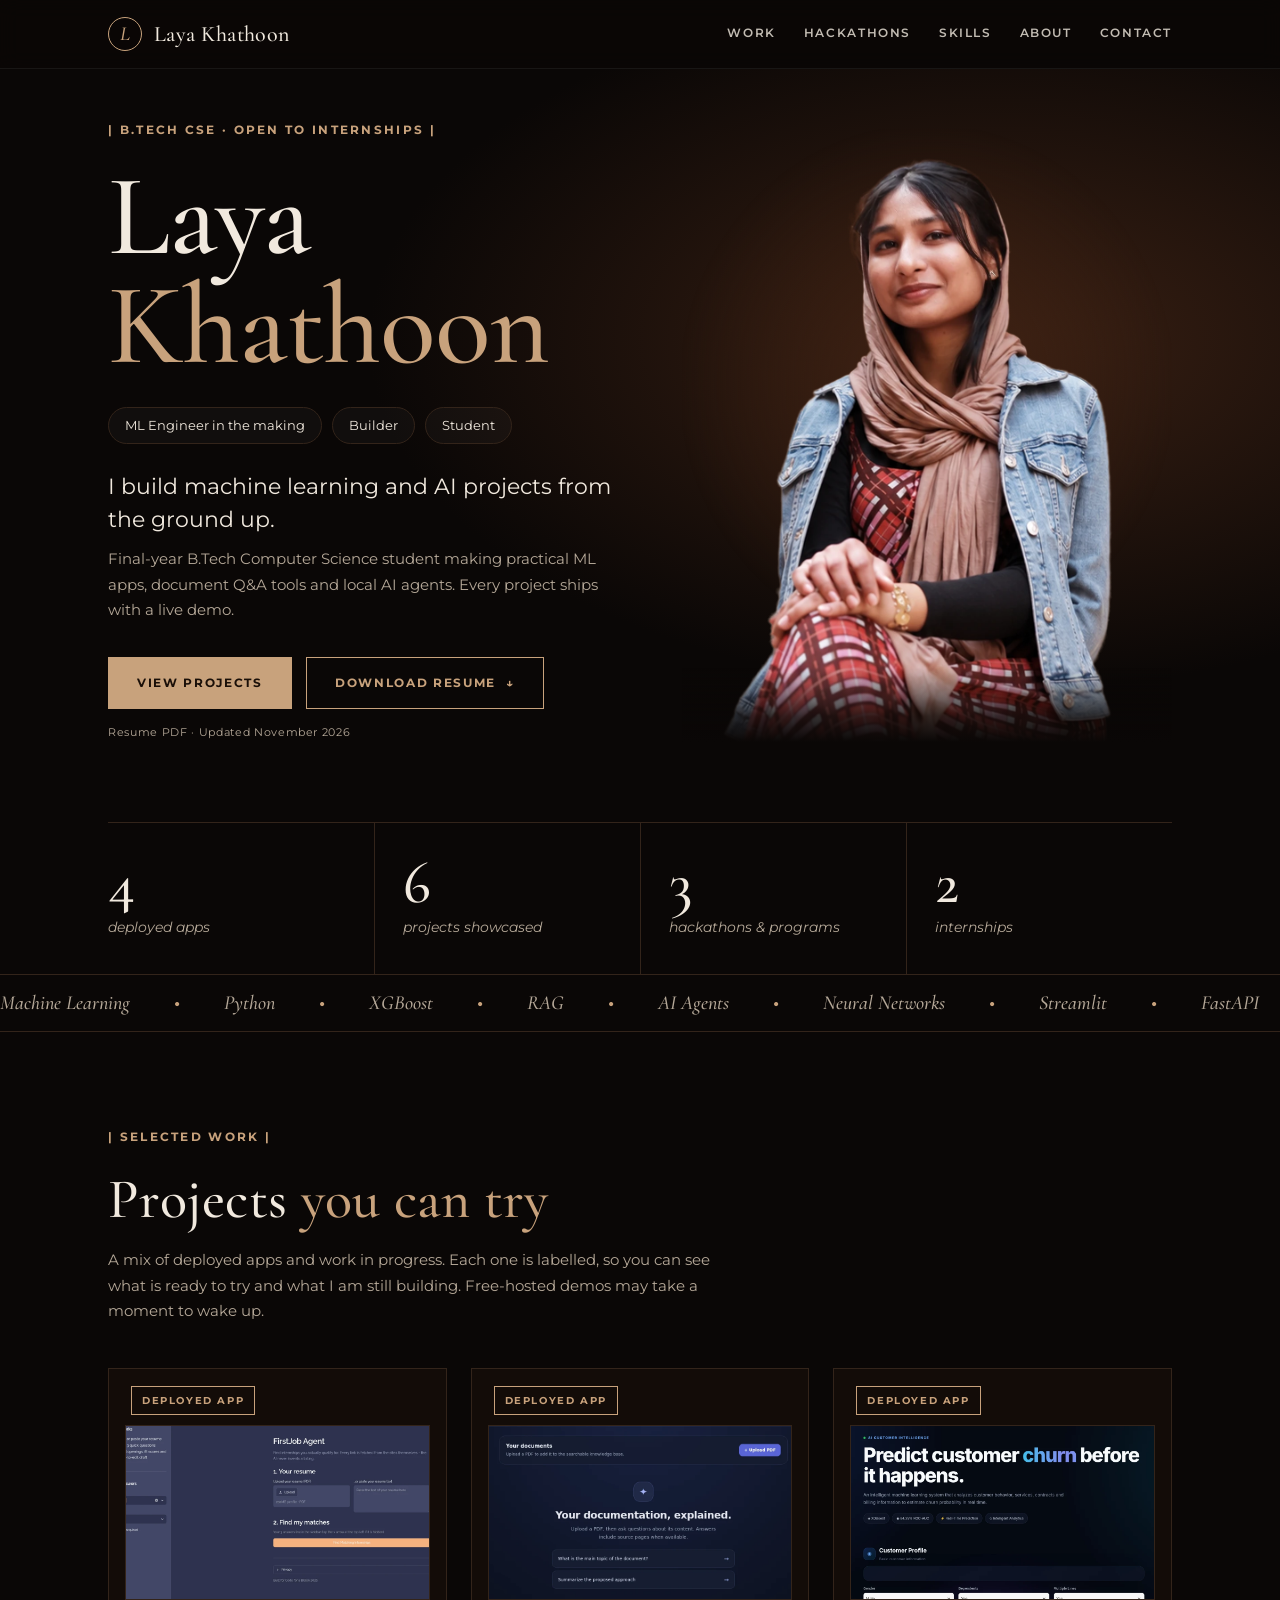
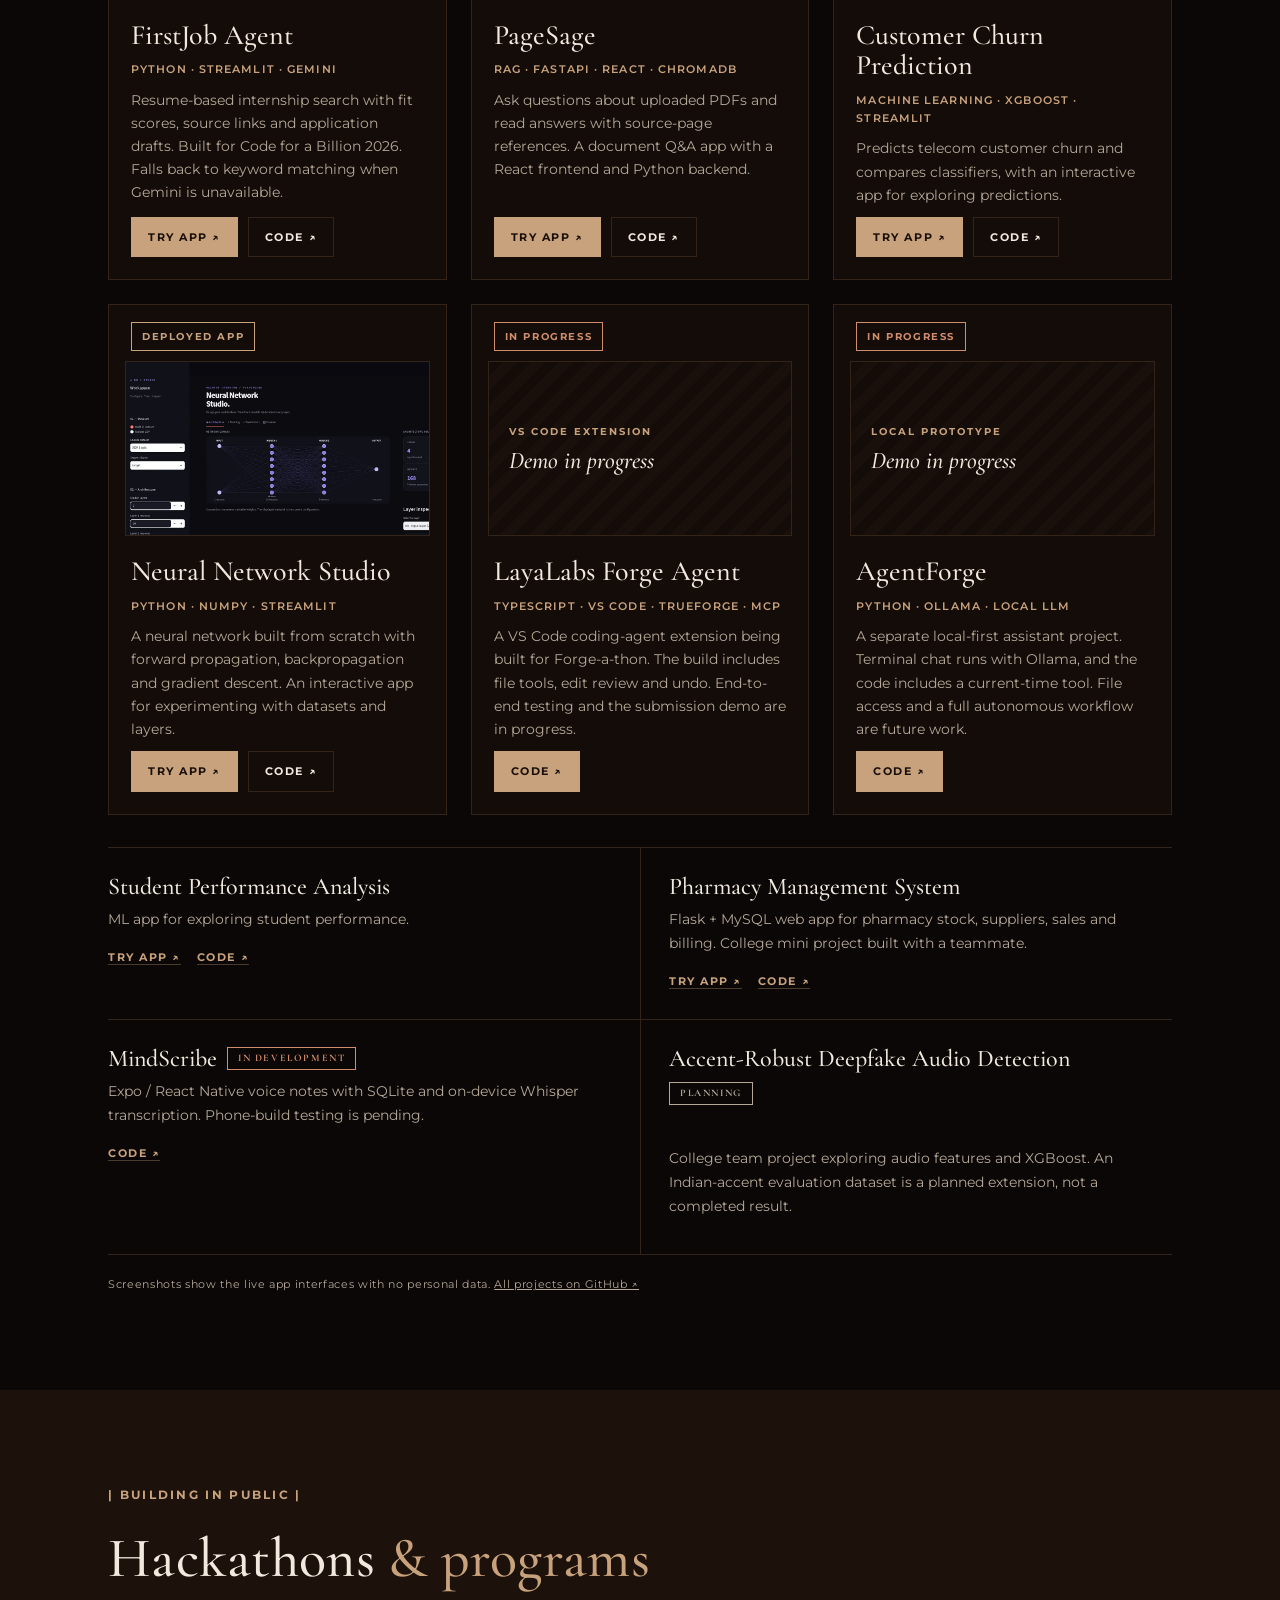
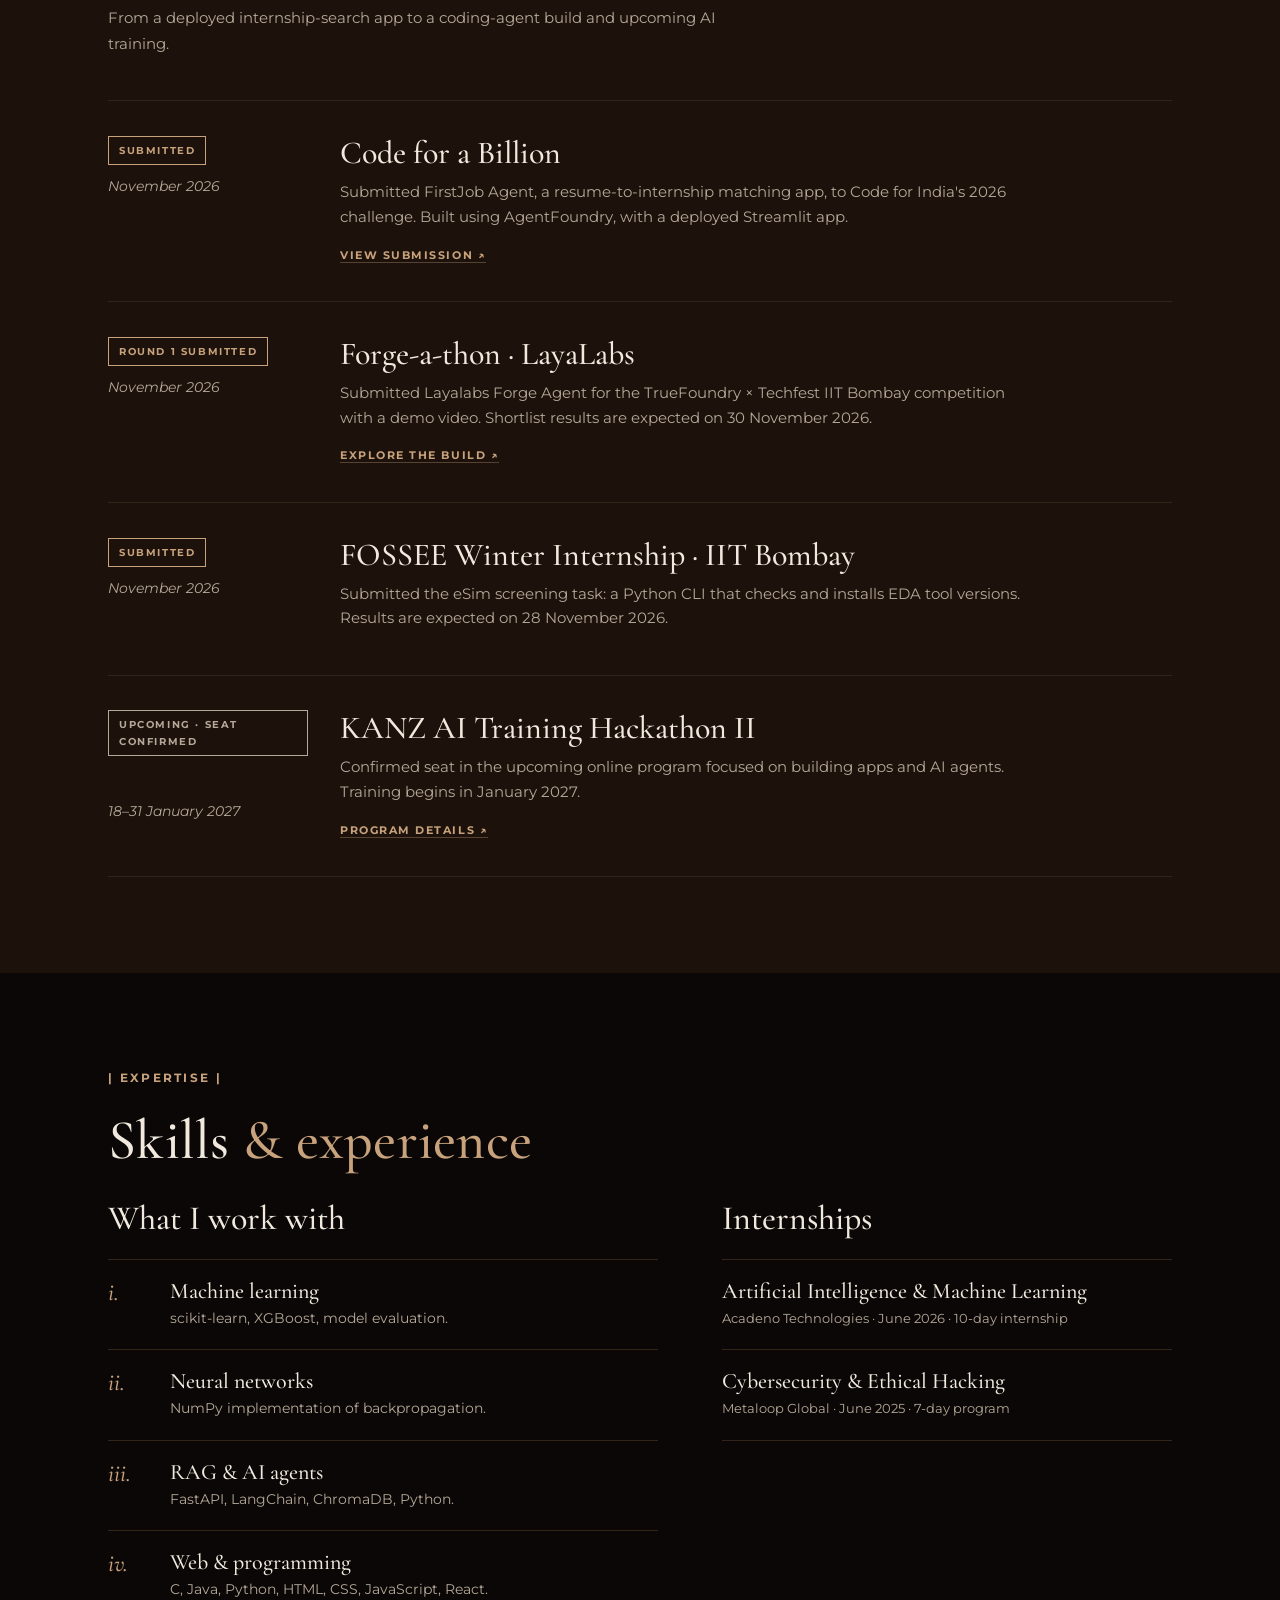
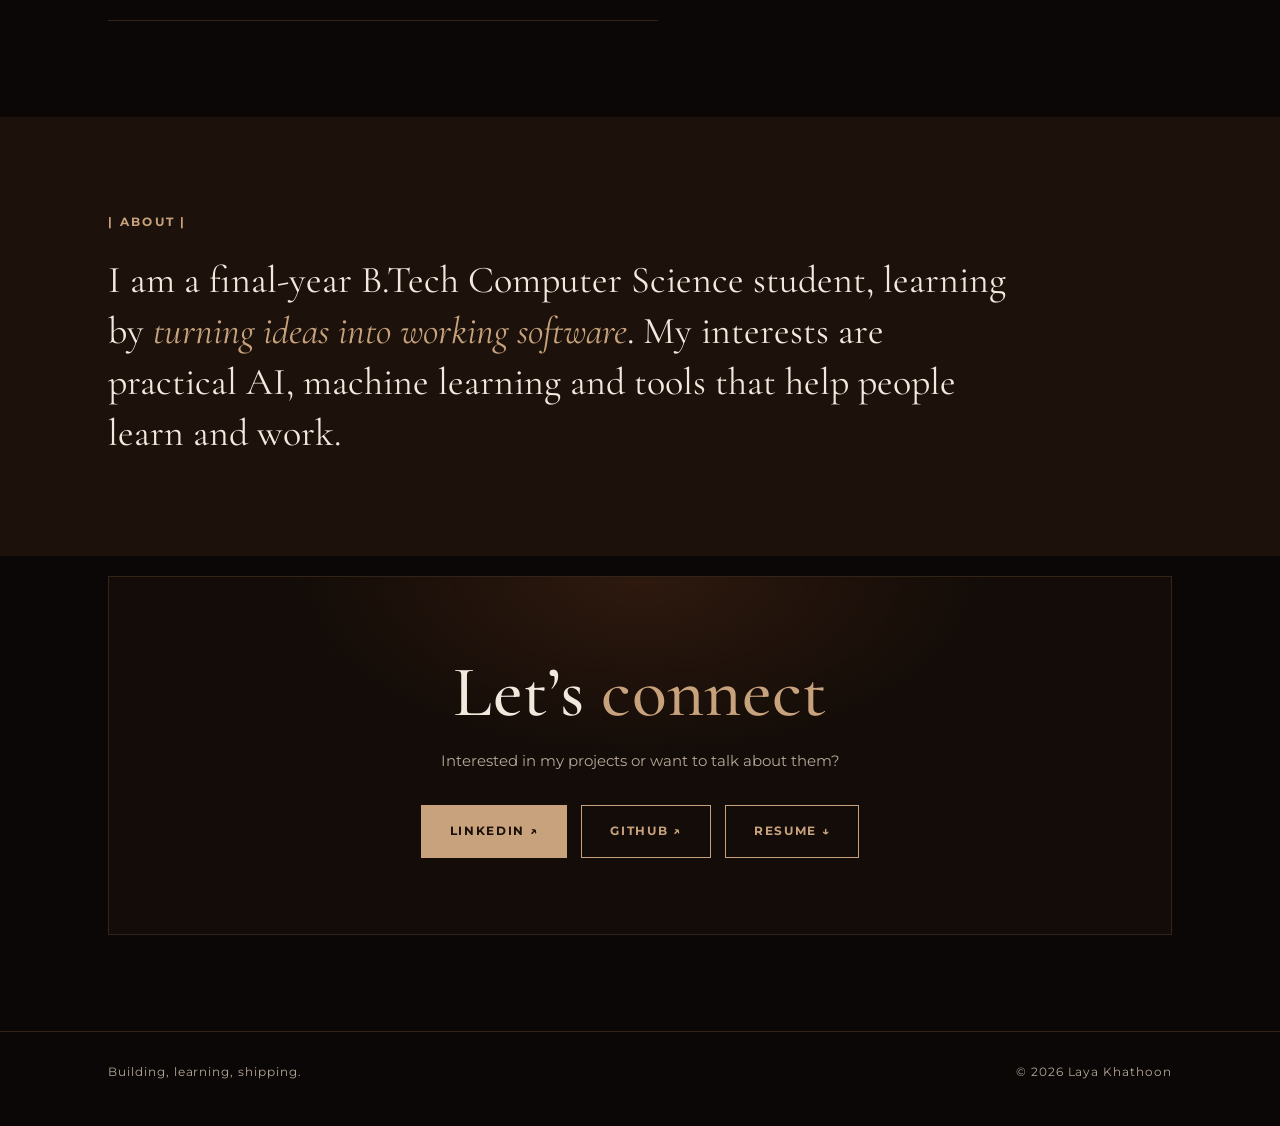
<file: index.html>
<!doctype html>
<html lang="en"><head><meta charset="utf-8">
<meta name="viewport" content="width=device-width,initial-scale=1">
<link rel="canonical" href="https://laya-khathoon.github.io/portfolio/">
<title>Laya Khathoon | AI &amp; Machine Learning</title>
<meta name="description" content="Final-year B.Tech Computer Science student building machine learning and AI projects. Open to internships.">
<meta name="theme-color" content="#0a0706">
<meta property="og:title" content="Laya Khathoon | AI &amp; Machine Learning"><meta property="og:description" content="Final-year B.Tech CSE student building ML and AI projects."><meta property="og:type" content="website"><meta property="og:url" content="https://laya-khathoon.github.io/portfolio/">
<script>document.documentElement.classList.add("js")</script>
<link rel="preconnect" href="https://fonts.googleapis.com"><link rel="preconnect" href="https://fonts.gstatic.com" crossorigin>
<link href="https://fonts.googleapis.com/css2?family=Montserrat:wght@400;500;600;700&family=Cormorant+Garamond:ital,wght@0,400;0,500;0,600;1,400;1,500&display=swap" rel="stylesheet">
<style>
:root{--bg:#0a0706;--bg2:#1c120b;--card:#130c08;--line:#33241a;--tx:#f1e9de;--mut:#b5a898;--tan:#c8a27c;--r:2px}
*{box-sizing:border-box}html{scroll-behavior:smooth;scroll-padding-top:70px}
body{margin:0;background:var(--bg);color:var(--tx);font:400 16px/1.7 Montserrat,system-ui,sans-serif;-webkit-font-smoothing:antialiased;overflow-x:hidden}
h1,h2,h3,h4{font-family:"Cormorant Garamond",Georgia,serif;font-weight:500;line-height:1.1;margin:0}
a{color:inherit}img{max-width:100%}
.w{width:100%;max-width:1120px;margin:auto;padding:0 28px}
.prog{position:fixed;top:0;left:0;height:2px;width:100%;background:var(--tan);transform-origin:left;transform:scaleX(0);z-index:30}
nav.bar{position:sticky;top:0;z-index:20;background:#0a0706e6;backdrop-filter:blur(10px);border-bottom:1px solid #ffffff10}
.bar .w{display:flex;align-items:center;height:68px}
.logo{display:flex;align-items:center;gap:12px;text-decoration:none;font:500 22px "Cormorant Garamond",serif;letter-spacing:.02em}
.logo b{width:34px;height:34px;border:1px solid var(--tan);color:var(--tan);display:grid;place-items:center;font-style:italic;font-size:20px;font-weight:500;border-radius:50%}
.menu{margin-left:auto;display:flex;gap:28px}.menu a{text-decoration:none;font-size:11.5px;font-weight:600;letter-spacing:.14em;text-transform:uppercase;color:var(--tx);opacity:.8;position:relative;padding:6px 0;transition:.25s}
.menu a::after{content:"";position:absolute;left:0;right:0;bottom:0;height:1px;background:var(--tan);transform:scaleX(0);transform-origin:left;transition:transform .3s}
.menu a:hover,.menu a.on{opacity:1;color:var(--tan)}.menu a:hover::after,.menu a.on::after{transform:scaleX(1)}
.burger{display:none;margin-left:auto;background:none;border:1px solid var(--line);color:var(--tx);width:42px;height:42px;font-size:20px;cursor:pointer}
section{padding:96px 0}.alt{background:var(--bg2)}
.eyebrow{font-size:11.5px;letter-spacing:.2em;text-transform:uppercase;color:var(--tan);font-weight:700;margin-bottom:22px}
.eyebrow::before{content:"| "}.eyebrow::after{content:" |"}
h2{font-size:clamp(34px,4.6vw,56px);margin-bottom:16px;letter-spacing:.005em}h2 em{font-style:normal;color:var(--tan)}
.lead{color:var(--mut);max-width:640px;margin:0 0 44px;font-weight:400;font-size:15px}
/* hero */
.hero{position:relative;padding:40px 0 0;background:radial-gradient(900px 500px at 78% 30%,#3a2013 0%,transparent 70%),var(--bg)}
.hero .w.top{display:grid;grid-template-columns:1.05fr .95fr;gap:32px;align-items:end}
h1{font-size:clamp(56px,9vw,128px);letter-spacing:-.01em;line-height:.95;margin:6px 0 26px}
h1 em{font-style:normal;color:var(--tan);display:block}
.role{font:400 clamp(18px,2vw,22px)/1.5 Montserrat,sans-serif;margin:0 0 10px}
.sub{color:var(--mut);max-width:520px;margin:0 0 34px;font-size:15px}
.btns{display:flex;flex-wrap:wrap;gap:14px}
.btn{display:inline-flex;align-items:center;gap:10px;padding:15px 28px;font-size:12px;font-weight:700;letter-spacing:.14em;text-transform:uppercase;text-decoration:none;border:1px solid var(--tan);color:var(--tan);transition:.3s}
.btn.pri{background:var(--tan);color:#1a0f08}.btn:hover{background:var(--tan);color:#1a0f08}.btn.pri:hover{background:#d9b793}
.btn i,.lnk i{font-style:normal;display:inline-block;transition:transform .25s}.btn:hover i,.lnk:hover i{transform:translate(2px,-2px)}
.note{font-size:11px;color:var(--mut);margin:14px 0 0;letter-spacing:.06em}
.avatar{position:relative;aspect-ratio:4/5;max-width:500px;margin-left:auto;width:100%;border:0;padding:0}
.avatar div{width:100%;height:100%;background:radial-gradient(65% 55% at 50% 42%,#3d2113,transparent 78%);display:grid;place-items:center;position:relative;overflow:hidden;}.avatar div::after{content:"";position:absolute;left:0;right:0;bottom:0;height:34%;background:linear-gradient(transparent,var(--bg));z-index:1}.avatar .tagline,.avatar small{z-index:2}.avatar img{position:absolute;inset:0;width:100%;height:100%;object-fit:cover;object-position:50% 50%;display:block;filter:saturate(.95) contrast(1.02)}.avatar .tagline{text-shadow:0 2px 24px #000a}.avatar div::after{height:42%;background:linear-gradient(transparent,#0a0706cc 65%,var(--bg))}
.avatar span{font:italic 500 clamp(110px,13vw,170px) "Cormorant Garamond",serif;color:var(--tan);line-height:1}
.avatar small{position:absolute;bottom:16px;left:0;right:0;text-align:center;color:var(--mut);font-size:10px;letter-spacing:.22em}
.facts{display:grid;grid-template-columns:repeat(4,1fr);margin-top:80px;border-top:1px solid var(--line)}
.fact{padding:30px 24px 34px 0}.fact+.fact{padding-left:28px;border-left:1px solid var(--line)}
.fact b{display:block;font:500 clamp(42px,5vw,60px) "Cormorant Garamond",serif;line-height:1;color:var(--tx)}.fact b sup{font-size:.5em;color:var(--tan)}
.fact span{font:italic 400 14px Montserrat,sans-serif;color:var(--mut)}
/* marquee */
.mq{overflow:hidden;border-block:1px solid var(--line);padding:16px 0}
.mq div{display:flex;gap:44px;width:max-content;animation:mq 55s linear infinite}.mq span{font:italic 500 20px "Cormorant Garamond",serif;color:var(--mut);white-space:nowrap}.mq span::after{content:"\2022";color:var(--tan);margin-left:44px;font-style:normal}
@keyframes mq{to{transform:translateX(-50%)}}
/* cards */
.grid{display:grid;grid-template-columns:repeat(3,1fr);gap:24px}
.card{display:flex;flex-direction:column;gap:10px;background:var(--card);border:1px solid var(--line);padding:16px 16px 22px;transition:transform .35s,border-color .35s,box-shadow .35s}
.card:hover{transform:translateY(-6px);border-color:#c8a27c88;box-shadow:0 20px 40px #0008}
.card h3{font-size:28px;margin-top:10px}.card p{margin:0;color:var(--mut);font-size:14px;line-height:1.65}.card .stack{color:var(--tan);font-size:11px;font-weight:600;letter-spacing:.1em;text-transform:uppercase}
.card h3,.card p,.card .stack,.card .links,.meta{padding:0 6px}
.pill{display:inline-block;font-size:10px;font-weight:700;letter-spacing:.16em;text-transform:uppercase;padding:5px 10px;border:1px solid currentColor}
.pill.deployed{color:var(--tan)}.pill.progress{color:#d08d6b}.pill.sub{color:var(--mut)}
.shot{display:block;overflow:hidden;border:1px solid var(--line);height:175px;background:#000}
.shot img{width:100%;height:100%;object-fit:cover;object-position:top;display:block;transition:transform .6s;filter:saturate(.92)}.shot:hover img{transform:scale(1.04)}
.ph2{display:flex;flex-direction:column;justify-content:center;gap:6px;padding:20px;background:repeating-linear-gradient(135deg,#130c08,#130c08 10px,#1a100b 10px,#1a100b 20px)}
.ph2 span{font-size:10px;letter-spacing:.2em;text-transform:uppercase;color:var(--tan);font-weight:700}.ph2 b{font:italic 500 24px "Cormorant Garamond",serif}
.links{display:flex;flex-wrap:wrap;gap:10px;margin-top:auto;padding-top:12px}
.lnk{font-size:11px;font-weight:700;letter-spacing:.14em;text-transform:uppercase;text-decoration:none;padding:10px 16px;border:1px solid var(--line);transition:.25s}.lnk:hover{border-color:var(--tan);color:var(--tan)}
.lnk.pri{background:var(--tan);border-color:var(--tan);color:#1a0f08}.lnk.pri:hover{background:#d9b793;color:#1a0f08}
.more{margin-top:32px;display:grid;grid-template-columns:repeat(2,1fr);gap:0;border-top:1px solid var(--line)}
.mini{padding:26px 28px 26px 0;border-bottom:1px solid var(--line);transition:transform .3s}.mini:nth-child(even){padding-left:28px;border-left:1px solid var(--line)}
.mini h4{margin:0 0 8px;font-size:24px;display:flex;flex-wrap:wrap;align-items:center;gap:10px}.mini p{margin:0 0 10px;font-size:14px;color:var(--mut)}.mini a{font-size:11px;font-weight:700;letter-spacing:.14em;text-transform:uppercase;color:var(--tan);margin-right:16px;text-decoration:none;border-bottom:1px solid #c8a27c55}
/* timeline */
.tl{border-top:1px solid var(--line)}
.ev{display:grid;grid-template-columns:200px 1fr;gap:32px;padding:34px 0;border-bottom:1px solid var(--line)}
.ev .when{font:italic 400 14px Montserrat,sans-serif;color:var(--mut);margin:12px 0 0}.ev h3{font-size:32px;margin-bottom:10px}.ev p{margin:0 0 10px;color:var(--mut);font-size:14.5px;max-width:680px}.ev a{color:var(--tan);font-weight:700;font-size:11px;letter-spacing:.14em;text-transform:uppercase;text-decoration:none;border-bottom:1px solid #c8a27c55}
/* skills */
.two{display:grid;grid-template-columns:1.1fr .9fr;gap:64px;margin-top:20px}
.two h3{font-size:34px;margin-bottom:22px}
.sk{display:grid;gap:0;border-top:1px solid var(--line)}.sk div{display:flex;gap:18px;padding:18px 0;border-bottom:1px solid var(--line)}.sk .ic{flex:none;width:44px;color:var(--tan);font:italic 500 24px "Cormorant Garamond",serif}
.sk p{margin:0}.sk b{display:block;font:500 22px "Cormorant Garamond",serif}.sk span{font-size:13.5px;color:var(--mut)}
.int{display:grid;gap:0;border-top:1px solid var(--line)}.int div{padding:18px 0;border-bottom:1px solid var(--line)}.int b{display:block;font:500 22px "Cormorant Garamond",serif}.int span{font-size:13px;color:var(--mut)}
.about{font:400 clamp(24px,3.2vw,38px)/1.35 "Cormorant Garamond",serif;max-width:900px;margin:0}.about em{font-style:italic;color:var(--tan)}
.cta{text-align:center;border:1px solid var(--line);padding:76px 24px;background:radial-gradient(500px 260px at 50% 0%,#2e190e,transparent 70%),var(--card)}
.cta h2{font-size:clamp(38px,6vw,72px)}.cta p{color:var(--mut);margin:0 0 32px;font-size:15px}.cta .btns{justify-content:center}
footer{padding:30px 0 44px;color:var(--mut);font-size:12px;letter-spacing:.08em;border-top:1px solid var(--line)}footer .w{display:flex;justify-content:space-between;gap:12px;flex-wrap:wrap}
.chips{display:flex;flex-wrap:wrap;gap:10px;list-style:none;padding:0;margin:0 0 26px}.chips li{border:1px solid var(--line);background:#ffffff08;border-radius:99px;padding:7px 16px;font-size:12.5px}.avatar .tagline{position:absolute;left:0;right:0;bottom:46px;text-align:center;font:500 clamp(52px,6vw,84px)/1 "Cormorant Garamond",serif;color:var(--tx);letter-spacing:-.01em}.avatar .tagline i{color:var(--tan)}
/* motion */
.js .rv{opacity:0;transform:translateY(24px);transition:opacity .8s ease var(--d,0s),transform .8s cubic-bezier(.22,1,.36,1) var(--d,0s),border-color .35s,box-shadow .35s}
.js .rv.in{opacity:1;transform:none}.js .card.rv.in:hover{transform:translateY(-6px)}
.js .hero .w>*{animation:up 1s cubic-bezier(.22,1,.36,1) both}.hero .w.top>*:nth-child(2){animation-delay:.2s}.hero .w+.w{display:block}
.js .hero h1,.js .hero .role,.js .hero .sub,.js .hero .btns,.js .hero .note{animation:up 1s cubic-bezier(.22,1,.36,1) both}
.hero h1{animation-delay:.1s!important}.hero .role{animation-delay:.3s!important}.hero .sub{animation-delay:.4s!important}.hero .btns{animation-delay:.5s!important}.hero .note{animation-delay:.6s!important}
@keyframes up{from{opacity:0;transform:translateY(28px)}}
.avatar{will-change:transform}
.ev,.mini{transition:transform .3s}.ev:hover{transform:translateX(5px)}
:focus-visible{outline:2px solid var(--tan);outline-offset:3px}
@media(prefers-reduced-motion:reduce){*{animation:none!important;transition:none!important;scroll-behavior:auto!important}.js .rv{opacity:1;transform:none}}
@media(max-width:960px){.grid{grid-template-columns:repeat(2,1fr)}.hero .w.top{grid-template-columns:1fr}.hero .w.top .avatar{order:-1;margin:0 0 6px;max-width:300px;aspect-ratio:1/1}.facts{grid-template-columns:repeat(2,1fr)}.fact:nth-child(3){padding-left:0;border-left:0}.fact:nth-child(n+3){border-top:1px solid var(--line)}.two{grid-template-columns:1fr;gap:48px}.menu{gap:18px}}
@media(max-width:640px){
.w{padding:0 20px}section{padding:64px 0}.hero{padding-top:32px}.hero .w.top{gap:30px}.hero .w.top .avatar{max-width:230px;aspect-ratio:4/5;padding:10px}.avatar span{font-size:96px}
.burger{display:block}
.menu{position:absolute;top:68px;left:0;right:0;flex-direction:column;gap:0;background:#0a0706f7;padding:8px 20px 18px;border-bottom:1px solid var(--line);display:none;margin:0}
.menu.open{display:flex}.menu a{padding:16px 0;font-size:13px;border-bottom:1px solid var(--line)}
.grid,.more{grid-template-columns:1fr}.mini,.mini:nth-child(even){padding:22px 0;border-left:0}
.ev{grid-template-columns:1fr;gap:6px;padding:26px 0}.ev h3{font-size:28px}
.btn{flex:1;justify-content:center;padding:15px 16px}.facts{margin-top:52px}.fact{padding:22px 12px 24px 0}.fact+.fact{padding-left:18px}.cta{padding:52px 20px}.shot{height:190px}.menu a::after{display:none}
.hero .w.top>div:first-child{display:contents}
.hero .w.top{gap:0;justify-items:center;text-align:center}
.hero .eyebrow{order:1;margin:0 0 10px}.hero h1{order:2;font-size:clamp(54px,17vw,78px);margin:0 0 18px}.hero h1 em{display:inline}
.chips{order:3;display:flex;flex-wrap:wrap;justify-content:center;gap:10px;margin-bottom:26px!important}

.hero .w.top .avatar{order:4;width:calc(100% + 40px);max-width:none;margin:-6px -20px 8px;aspect-ratio:3/4;padding:0;border:0}
.avatar span{font-size:150px}
.avatar .tagline{font-size:clamp(54px,18vw,84px)}
.avatar small{bottom:16px}
.hero .role{order:5}.hero .sub{order:6}.hero .btns{order:7;width:100%}.hero .note{order:8}
}
.avatar div::after{height:12%}</style></head><body>
<div class="prog" id="pg" aria-hidden="true"></div><nav class="bar"><div class="w"><a class="logo" href="#top"><b>L</b>Laya Khathoon</a>
<button class="burger" aria-label="Menu" aria-expanded="false" id="bg">&#9776;</button>
<div class="menu" id="mn"><a href="#work">Work</a><a href="#hackathons">Hackathons</a><a href="#skills">Skills</a><a href="#about">About</a><a href="#connect">Contact</a></div></div></nav>
<main id="top">
<header class="hero"><div class="w top"><div>
<p class="eyebrow">B.Tech CSE &middot; Open to internships</p>
<h1>Laya <em>Khathoon</em></h1>
<ul class="chips"><li>ML Engineer in the making</li><li>Builder</li><li>Student</li></ul>
<p class="role">I build machine learning and AI projects from the ground up.</p>
<p class="sub">Final-year B.Tech Computer Science student making practical ML apps, document Q&amp;A tools and local AI agents. Every project ships with a live demo.</p>
<div class="btns"><a class="btn pri" href="#work">View projects</a><a class="btn" href="4-Laya-Khathoon-V-Resume.pdf" download="Laya-Khathoon-V-Resume.pdf">Download resume <i>&darr;</i></a></div>
<p class="note">Resume PDF &middot; Updated November 2026</p></div>
<div class="avatar" aria-hidden="true"><div><img src="laya-portrait-cutout.webp" alt="Portrait of Laya Khathoon" width="959" height="1198" fetchpriority="high"></div></div></div>
<div class="w"><div class="facts">
<div class="fact rv"><b>4</b><span>deployed apps</span></div><div class="fact rv" style="--d:.08s"><b>6</b><span>projects showcased</span></div><div class="fact rv" style="--d:.16s"><b>3</b><span>hackathons &amp; programs</span></div><div class="fact rv" style="--d:.24s"><b>2</b><span>internships</span></div></div></div>
</header>
<div class="mq" aria-hidden="true"><div>
<span>Machine Learning</span><span>Python</span><span>XGBoost</span><span>RAG</span><span>AI Agents</span><span>Neural Networks</span><span>Streamlit</span><span>FastAPI</span><span>Scikit-learn</span><span>React</span>
<span>Machine Learning</span><span>Python</span><span>XGBoost</span><span>RAG</span><span>AI Agents</span><span>Neural Networks</span><span>Streamlit</span><span>FastAPI</span><span>Scikit-learn</span><span>React</span></div></div>

<section id="work"><div class="w"><div class="eyebrow rv">Selected work</div><h2 class="rv">Projects <em>you can try</em></h2>
<p class="lead rv">A mix of deployed apps and work in progress. Each one is labelled, so you can see what is ready to try and what I am still building. Free-hosted demos may take a moment to wake up.</p>
<div class="grid">
<article class="card rv" style="--d:0.0s"><div class="meta"><span class="pill deployed">Deployed app</span></div><a class="shot" href="1-firstjob-screen.webp" target="_blank" rel="noopener" aria-label="View full screenshot of FirstJob Agent"><img src="1-firstjob-screen.webp" alt="FirstJob Agent live app screenshot" loading="lazy" width="1200" height="700"></a><h3>FirstJob Agent</h3><p class="stack">Python · Streamlit · Gemini</p><p>Resume-based internship search with fit scores, source links and application drafts. Built for Code for a Billion 2026. Falls back to keyword matching when Gemini is unavailable.</p><div class="links"><a class="lnk pri" href="https://firstjob-agent.streamlit.app/" rel="noopener">Try app <i>&#8599;</i></a><a class="lnk" href="https://github.com/laya-khathoon/firstjob-agent" rel="noopener">Code <i>&#8599;</i></a></div></article>
<article class="card rv" style="--d:0.08s"><div class="meta"><span class="pill deployed">Deployed app</span></div><a class="shot" href="2-pagesage-screen.webp" target="_blank" rel="noopener" aria-label="View full screenshot of PageSage"><img src="2-pagesage-screen.webp" alt="PageSage live app screenshot" loading="lazy" width="1200" height="700"></a><h3>PageSage</h3><p class="stack">RAG · FastAPI · React · ChromaDB</p><p>Ask questions about uploaded PDFs and read answers with source-page references. A document Q&A app with a React frontend and Python backend.</p><div class="links"><a class="lnk pri" href="https://rag-documentation-chatbot.vercel.app/" rel="noopener">Try app <i>&#8599;</i></a><a class="lnk" href="https://github.com/laya-khathoon/rag-documentation-chatbot" rel="noopener">Code <i>&#8599;</i></a></div></article>
<article class="card rv" style="--d:0.16s"><div class="meta"><span class="pill deployed">Deployed app</span></div><a class="shot" href="3-churn-screen.webp" target="_blank" rel="noopener" aria-label="View full screenshot of Customer Churn Prediction"><img src="3-churn-screen.webp" alt="Customer Churn Prediction live app screenshot" loading="lazy" width="1200" height="700"></a><h3>Customer Churn Prediction</h3><p class="stack">Machine learning · XGBoost · Streamlit</p><p>Predicts telecom customer churn and compares classifiers, with an interactive app for exploring predictions.</p><div class="links"><a class="lnk pri" href="https://customer-churn-prediction-q5kxzl9kzqgf6putmyc6yt.streamlit.app/" rel="noopener">Try app <i>&#8599;</i></a><a class="lnk" href="https://github.com/laya-khathoon/customer-churn-prediction" rel="noopener">Code <i>&#8599;</i></a></div></article>
<article class="card rv" style="--d:0.0s"><div class="meta"><span class="pill deployed">Deployed app</span></div><a class="shot" href="1-4-neuralnetwork-screen.webp" target="_blank" rel="noopener" aria-label="View full screenshot of Neural Network Studio"><img src="1-4-neuralnetwork-screen.webp" alt="Neural Network Studio live app screenshot" loading="lazy" width="1200" height="700"></a><h3>Neural Network Studio</h3><p class="stack">Python · NumPy · Streamlit</p><p>A neural network built from scratch with forward propagation, backpropagation and gradient descent. An interactive app for experimenting with datasets and layers.</p><div class="links"><a class="lnk pri" href="https://neuralnetwork-l4tpqwmfgvw2sgamrfhmu9.streamlit.app/" rel="noopener">Try app <i>&#8599;</i></a><a class="lnk" href="https://github.com/laya-khathoon/NeuralNetwork" rel="noopener">Code <i>&#8599;</i></a></div></article>
<article class="card rv" style="--d:0.08s"><div class="meta"><span class="pill progress">In progress</span></div><div class="shot ph2"><span>VS Code extension</span><b>Demo in progress</b></div><h3>LayaLabs Forge Agent</h3><p class="stack">TypeScript · VS Code · TrueForge · MCP</p><p>A VS Code coding-agent extension being built for Forge-a-thon. The build includes file tools, edit review and undo. End-to-end testing and the submission demo are in progress.</p><div class="links"><a class="lnk pri" href="https://github.com/laya-khathoon/layalabs-forge-agent" rel="noopener">Code <i>&#8599;</i></a></div></article>
<article class="card rv" style="--d:0.16s"><div class="meta"><span class="pill progress">In progress</span></div><div class="shot ph2"><span>Local prototype</span><b>Demo in progress</b></div><h3>AgentForge</h3><p class="stack">Python · Ollama · Local LLM</p><p>A separate local-first assistant project. Terminal chat runs with Ollama, and the code includes a current-time tool. File access and a full autonomous workflow are future work.</p><div class="links"><a class="lnk pri" href="https://github.com/laya-khathoon/AgentForge" rel="noopener">Code <i>&#8599;</i></a></div></article>
</div>
<div class="more">
<div class="mini rv"><h4>Student Performance Analysis</h4><p>ML app for exploring student performance.</p><a href="https://laya-student-performance.streamlit.app/">Try app &#8599;</a><a href="https://github.com/laya-khathoon/StudentPerformanceAnalysis">Code &#8599;</a></div>
<div class="mini rv"><h4>Pharmacy Management System</h4><p>Flask + MySQL web app for pharmacy stock, suppliers, sales and billing. College mini project built with a teammate.</p><a href="https://pharmacy-management-gray.vercel.app">Try app &#8599;</a><a href="https://github.com/pharmacy-management-system-mini-project/PHARMACY-MANAGEMENT">Code &#8599;</a></div>
<div class="mini rv"><h4>MindScribe <span class="pill progress">In development</span></h4><p>Expo / React Native voice notes with SQLite and on-device Whisper transcription. Phone-build testing is pending.</p><a href="https://github.com/laya-khathoon/MindScribe">Code &#8599;</a></div>
<div class="mini rv"><h4>Accent-Robust Deepfake Audio Detection <span class="pill sub">Planning</span></h4><p>College team project exploring audio features and XGBoost. An Indian-accent evaluation dataset is a planned extension, not a completed result.</p></div>
</div>
<p class="note rv" style="margin-top:20px">Screenshots show the live app interfaces with no personal data. <a href="https://github.com/laya-khathoon" style="color:var(--mint)">All projects on GitHub &#8599;</a></p>
</div></section>

<section id="hackathons" class="alt"><div class="w"><div class="eyebrow rv">Building in public</div><h2 class="rv">Hackathons <em>&amp; programs</em></h2>
<p class="lead rv">From a deployed internship-search app to a coding-agent build and upcoming AI training.</p>
<div class="tl">
<article class="ev rv"><div><span class="pill deployed">Submitted</span><p class="when">November 2026</p></div><div><h3>Code for a Billion</h3><p>Submitted FirstJob Agent, a resume-to-internship matching app, to Code for India's 2026 challenge. Built using AgentFoundry, with a deployed Streamlit app.</p><a href="https://github.com/karlmehta/code-for-a-billion/issues/158">View submission &#8599;</a></div></article>
<article class="ev rv"><div><span class="pill deployed">Round 1 submitted</span><p class="when">November 2026</p></div><div><h3>Forge-a-thon &middot; LayaLabs</h3><p>Submitted Layalabs Forge Agent for the TrueFoundry &times; Techfest IIT Bombay competition with a demo video. Shortlist results are expected on 30 November 2026.</p><a href="https://github.com/laya-khathoon/layalabs-forge-agent">Explore the build &#8599;</a></div></article>
<article class="ev rv"><div><span class="pill deployed">Submitted</span><p class="when">November 2026</p></div><div><h3>FOSSEE Winter Internship &middot; IIT Bombay</h3><p>Submitted the eSim screening task: a Python CLI that checks and installs EDA tool versions. Results are expected on 28 November 2026.</p></div></article>
<article class="ev rv"><div><span class="pill sub">Upcoming &middot; seat confirmed</span><p class="when">18&ndash;31 January 2027</p></div><div><h3>KANZ AI Training Hackathon II</h3><p>Confirmed seat in the upcoming online program focused on building apps and AI agents. Training begins in January 2027.</p><a href="https://ka.nz/hack">Program details &#8599;</a></div></article>
</div></div></section>

<section id="skills"><div class="w"><div class="eyebrow rv">Expertise</div><h2 class="rv">Skills <em>&amp; experience</em></h2><div class="two" style="margin-top:28px">
<div class="panel rv"><h3>What I work with</h3><div class="sk">
<div><span class="ic">i.</span><p style="margin:0"><b>Machine learning</b><span>scikit-learn, XGBoost, model evaluation.</span></p></div>
<div><span class="ic">ii.</span><p style="margin:0"><b>Neural networks</b><span>NumPy implementation of backpropagation.</span></p></div>
<div><span class="ic">iii.</span><p style="margin:0"><b>RAG &amp; AI agents</b><span>FastAPI, LangChain, ChromaDB, Python.</span></p></div>
<div><span class="ic">iv.</span><p style="margin:0"><b>Web &amp; programming</b><span>C, Java, Python, HTML, CSS, JavaScript, React.</span></p></div></div></div>
<div class="panel rv" style="--d:.1s"><h3>Internships</h3><div class="int">
<div><b>Artificial Intelligence &amp; Machine Learning</b><span>Acadeno Technologies &middot; June 2026 &middot; 10-day internship</span></div>
<div><b>Cybersecurity &amp; Ethical Hacking</b><span>Metaloop Global &middot; June 2025 &middot; 7-day program</span></div></div></div>
</div></div></section>

<section id="about" class="alt"><div class="w"><div class="eyebrow rv">About</div>
<p class="about rv">I am a final-year B.Tech Computer Science student, learning by <em>turning ideas into working software</em>. My interests are practical AI, machine learning and tools that help people learn and work.</p></div></section>

<section id="connect" style="padding-top:20px"><div class="w"><div class="cta rv"><h2>Let&rsquo;s <em>connect</em></h2><p>Interested in my projects or want to talk about them?</p>
<div class="btns"><a class="btn pri" href="https://www.linkedin.com/in/laya-khathoon-v-763189387" rel="noopener">LinkedIn &#8599;</a><a class="btn" href="https://github.com/laya-khathoon" rel="noopener">GitHub &#8599;</a><a class="btn" href="4-Laya-Khathoon-V-Resume.pdf" download="Laya-Khathoon-V-Resume.pdf">Resume &darr;</a></div></div></div></section>
</main>
<footer><div class="w"><span>Building, learning, shipping.</span><span>&copy; 2026 Laya Khathoon</span></div></footer>
<script>
(function(){var b=document.getElementById('bg'),m=document.getElementById('mn');
b.addEventListener('click',function(){var o=m.classList.toggle('open');b.setAttribute('aria-expanded',o)});
m.addEventListener('click',function(e){if(e.target.tagName==='A'){m.classList.remove('open');b.setAttribute('aria-expanded',false)}});
var els=document.querySelectorAll('.rv');
if(!('IntersectionObserver' in window)){els.forEach(function(e){e.classList.add('in')})}else{
var io=new IntersectionObserver(function(es){es.forEach(function(x){if(x.isIntersecting){x.target.classList.add('in');io.unobserve(x.target)}})},{rootMargin:'0px 0px -40px 0px',threshold:.06});els.forEach(function(e){io.observe(e)})}
var links=[].slice.call(m.querySelectorAll('a')),secs=links.map(function(a){return document.querySelector(a.getAttribute('href'))});
function spy(){var y=window.scrollY+120,c=-1;secs.forEach(function(s,i){if(s&&s.offsetTop<=y)c=i});links.forEach(function(a,i){a.classList.toggle('on',i===c)})}
window.addEventListener('scroll',spy,{passive:true});spy();
})();

var pg=document.getElementById('pg'),av=document.querySelector('.avatar'),rm=matchMedia('(prefers-reduced-motion: reduce)').matches;
function sc(){var h=document.documentElement.scrollHeight-innerHeight;pg.style.transform='scaleX('+(h>0?scrollY/h:0)+')';if(av&&!rm&&scrollY<900)av.style.transform='translateY('+(scrollY*.06).toFixed(1)+'px)'}
addEventListener('scroll',sc,{passive:true});sc();
</script></body></html>
</file>
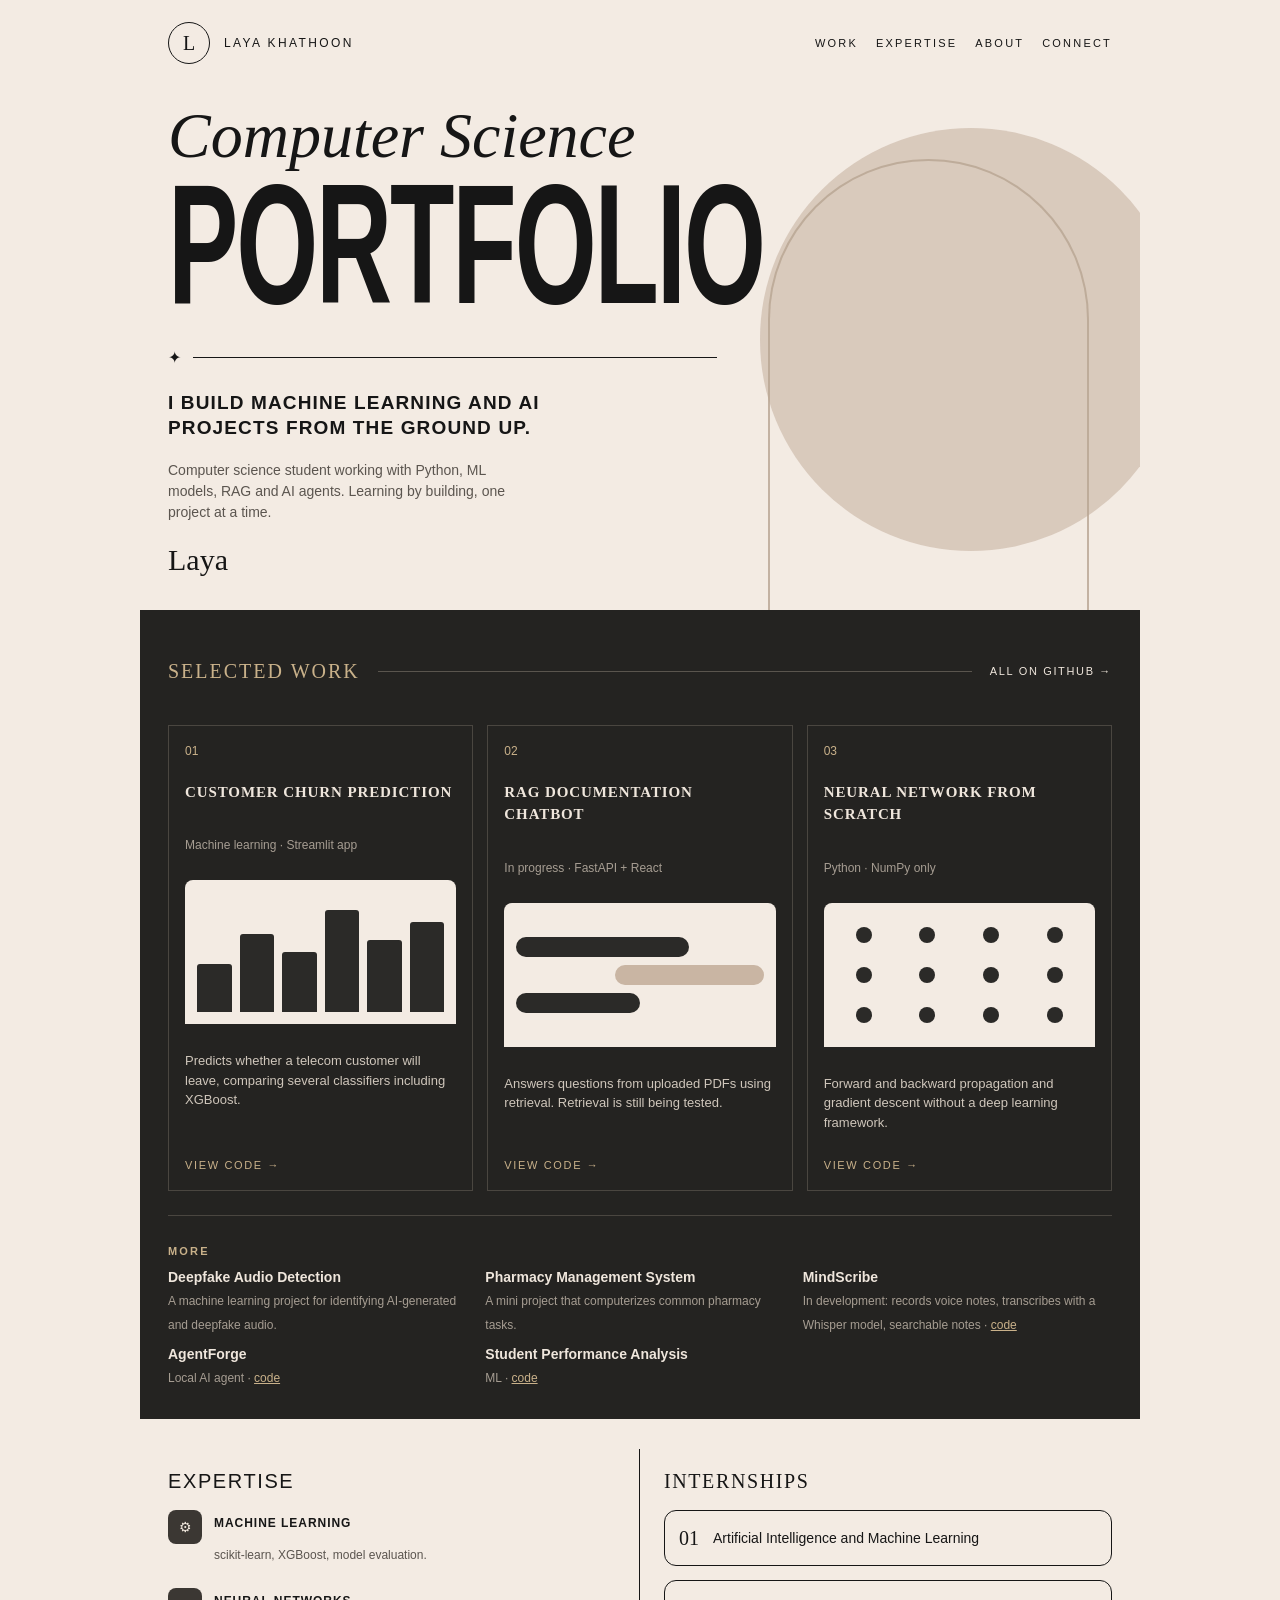
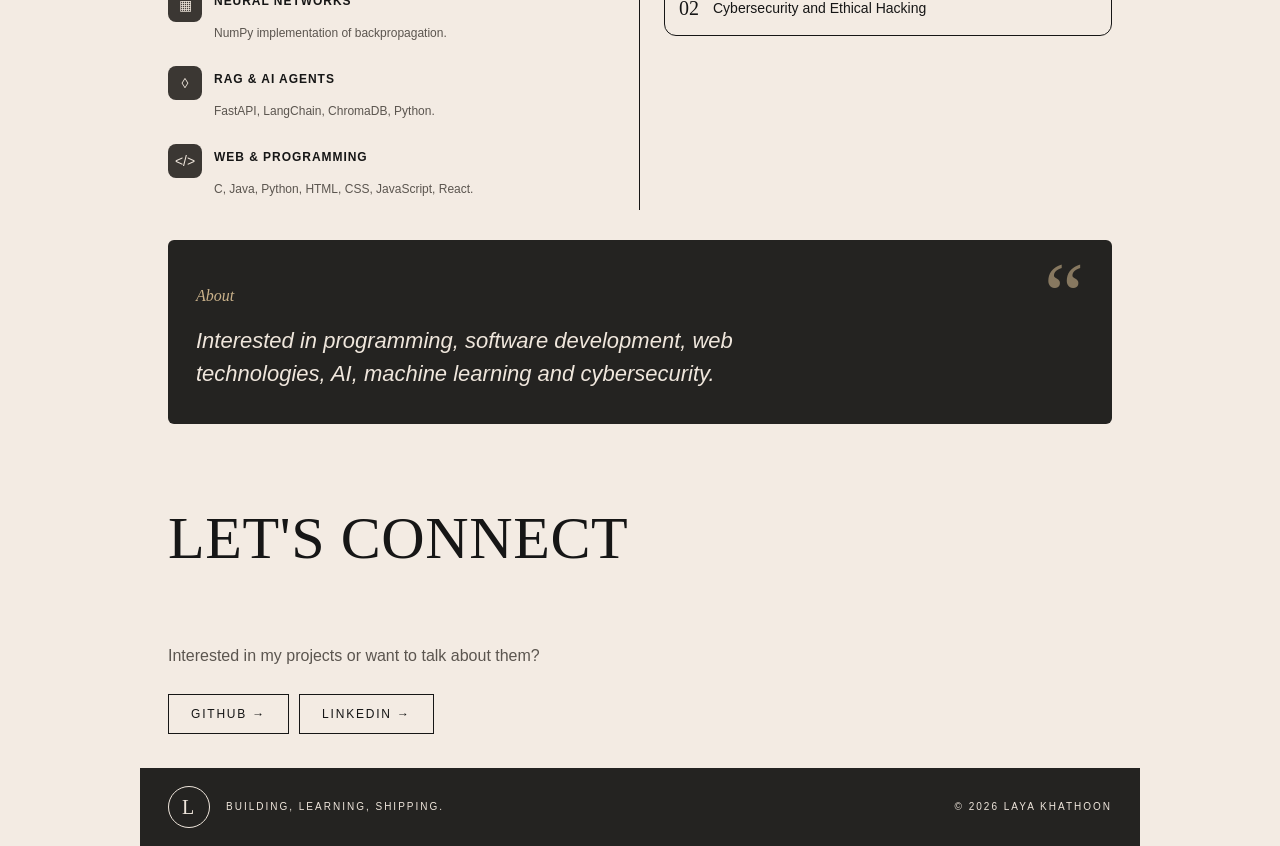
<file: 2-index.html>
<!doctype html><html lang="en"><head><meta charset="utf-8"><meta name="viewport" content="width=device-width,initial-scale=1"><title>Laya Khathoon | Portfolio</title><meta name="description" content="B.Tech Computer Science student building machine learning and AI projects."><style>html,body{margin:0;scroll-behavior:smooth}body{background:#f3ebe3}.pf{--cream:#f3ebe3;--ink:#161616;--tan:#c9b5a3;--gold:#c9b18a;--dk:#242321;--mut:#5b554f;
background:var(--cream);color:var(--ink);font-family:"Helvetica Neue",Arial,sans-serif;line-height:1.5;
.wrap{max-width:1000px;margin:auto;background:var(--cream)}
.dark{background:var(--dk);color:#efe6dc}
.top{display:flex;align-items:center;gap:14px;padding:22px 28px}
.mono{width:40px;height:40px;border:1px solid var(--ink);border-radius:50%;display:grid;place-items:center;font-family:Georgia,serif;font-size:20px;flex:none}
.dark .mono{border-color:#efe6dc}
.nm{letter-spacing:.2em;font-size:12px;flex:1}.role{display:flex;gap:18px;letter-spacing:.2em;font-size:11px}.role a{text-decoration:none}.role a:hover{text-decoration:underline}
.hero{display:grid;grid-template-columns:minmax(0,1.3fr) minmax(0,1fr);align-items:end;gap:0;padding:0 0 0 28px;overflow:hidden}
.ital{font-family:Georgia,"Times New Roman",serif;font-style:italic;font-size:clamp(34px,7vw,64px);font-weight:300;line-height:1;margin:18px 0 -4px}
h1{font-size:clamp(64px,16vw,170px);line-height:.95;margin:0;white-space:nowrap}h1 span{display:inline-block;transform:scaleX(.62);transform-origin:left bottom;font-family:"Arial Black","Helvetica Neue",Arial,sans-serif;font-weight:900;letter-spacing:-.02em}
.rule{display:flex;align-items:center;gap:12px;margin:20px 0}.rule hr{flex:1;border:0;border-top:1px solid var(--ink)}.rule i{font-style:normal}
.tag{font-weight:700;letter-spacing:.06em;font-size:clamp(14px,2.4vw,19px);line-height:1.35;max-width:380px}
.body{color:var(--mut);font-size:14px;max-width:340px;margin-top:12px}
.sig{font-family:"Snell Roundhand","Brush Script MT",cursive;font-size:30px;margin:12px 0 28px}
.portrait{position:relative;height:100%;min-height:340px}
.disc{position:absolute;right:-10%;top:8%;width:100%;aspect-ratio:1;background:var(--tan);border-radius:50%;opacity:.6}
.ph{position:absolute;inset:14% 12% 0 12%;border:2px dashed #8a7a6b;border-bottom:0;border-radius:200px 200px 0 0;display:grid;place-content:center;text-align:center;color:#6b5d50;font-size:15px}
.ph small{font-size:12px}
.work{padding:30px 28px}
.sh{display:flex;align-items:center;gap:18px}.sh h2{font-family:Georgia,serif;font-weight:400;letter-spacing:.1em;font-size:20px;color:var(--gold);white-space:nowrap}
.sh hr{flex:1;border:0;border-top:1px solid #5a554e}.sh a{font-size:11px;letter-spacing:.15em;text-decoration:none;white-space:nowrap}
.cards3{display:grid;gap:14px;grid-template-columns:repeat(auto-fit,minmax(240px,1fr));margin-top:22px}
.wc{border:1px solid #4a4640;padding:16px;display:flex;flex-direction:column;gap:6px}
.wc .n{font-size:12px;color:var(--gold)}.wc h3{font-family:Georgia,serif;font-size:15px;letter-spacing:.06em;font-weight:700}
.wc .k{font-size:12px;color:#a69d92}.wc .d{font-size:13px;color:#cfc6bb}.wc a{font-size:11px;letter-spacing:.15em;text-decoration:none;color:var(--gold);margin-top:auto;padding-top:6px}
.art{height:120px;background:var(--cream);border-radius:8px 8px 0 0;margin:8px 0;display:flex;align-items:flex-end;gap:8px;padding:12px;overflow:hidden}
.a1 b{flex:1;background:#2b2a28;border-radius:3px 3px 0 0}.a1 b:nth-child(1){height:40%}.a1 b:nth-child(2){height:65%}.a1 b:nth-child(3){height:50%}.a1 b:nth-child(4){height:85%}.a1 b:nth-child(5){height:60%}.a1 b:nth-child(6){height:75%}
.a2{flex-direction:column;justify-content:center;align-items:stretch}.a2 u{display:block;height:20px;border-radius:10px;background:#2b2a28;width:70%}.a2 u:nth-child(2){background:var(--tan);align-self:flex-end;width:60%}.a2 u:nth-child(3){width:50%}
.a3{justify-content:space-around;align-items:center}.a3 s{width:16px;height:16px;border-radius:50%;background:#2b2a28;box-shadow:0 -40px 0 #2b2a28,0 40px 0 #2b2a28;text-decoration:none}
.more{margin-top:24px;border-top:1px solid #4a4640;padding-top:16px}.more .moreh{font-size:11px;letter-spacing:.2em;color:var(--gold);margin-bottom:8px}
.more ul{list-style:none;display:grid;gap:8px;grid-template-columns:repeat(auto-fit,minmax(260px,1fr))}.more li b{display:block;font-size:14px}.more li span{font-size:12px;color:#a69d92}.more a{color:var(--gold)}
.skills{display:grid;grid-template-columns:1fr 1fr;gap:0;padding:30px 28px}
.exp{padding-right:24px;border-right:1px solid var(--ink)}.int{padding-left:24px}
.skills h2{font-size:20px;letter-spacing:.08em;margin-bottom:14px;font-family:Impact,"Arial Narrow Bold",sans-serif;font-weight:400}
.serif{font-family:Georgia,serif!important;font-weight:400!important}
.exp ul{list-style:none;display:grid;gap:12px}.exp li{display:flex;gap:12px}.ic{width:34px;height:34px;border-radius:8px;background:#3b3733;color:#efe6dc;display:grid;place-items:center;font-size:14px;flex:none}
.exp b{font-size:12px;letter-spacing:.08em}.exp p{font-size:12px;color:var(--mut)}
.int ol{list-style:none;display:grid;gap:14px}.int li{display:flex;gap:14px;align-items:center;border:1px solid var(--ink);border-radius:12px;padding:12px 14px}.int li b{font-size:20px;font-weight:400;font-family:Georgia,serif}.int li span{font-size:14px}
.todo{margin-top:14px;font-size:12px;color:var(--mut);border:1px dashed #9a8e82;border-radius:8px;padding:10px}
.quote{display:flex;justify-content:space-between;gap:20px;padding:28px;margin:0 28px;border-radius:6px}
.ital2{font-family:Georgia,serif;font-style:italic;color:var(--gold)}.big{font-size:clamp(16px,2.6vw,22px);font-style:italic;max-width:620px;margin:6px 0}.todo2{font-size:12px;color:#a69d92}
.qm{font-family:Georgia,serif;font-size:90px;line-height:.6;color:var(--gold);opacity:.6}
.cta{padding:34px 28px;display:grid;gap:10px}.cta h2{font-size:clamp(34px,7vw,60px);line-height:1;letter-spacing:.01em}
.cta .b{color:var(--mut)}.btn{justify-self:start;border:1px solid var(--ink);padding:10px 22px;font-size:12px;letter-spacing:.15em;text-decoration:none;color:var(--ink)}
.cta ul{list-style:none;font-size:14px;color:var(--mut);display:grid;gap:4px;margin-top:6px}
.foot{display:flex;align-items:center;gap:16px;padding:18px 28px;font-size:10px;letter-spacing:.2em}.foot span:nth-child(2){flex:1}
a{color:inherit}
@media(max-width:640px){.hero{grid-template-columns:minmax(0,1fr);padding:0 20px}.disc{right:-20%}.portrait{min-height:300px}.skills{grid-template-columns:1fr}.exp{border:0;padding:0 0 22px}.int{padding:0}.quote{margin:0 16px}.nm{display:none}.top{justify-content:space-between}.role{gap:12px;font-size:10px;letter-spacing:.12em}h1{font-size:24vw}.top,.work,.cta,.foot{padding-left:20px;padding-right:20px}}
ul,ol{padding:0;margin:0}.hero{position:relative}.htext{position:relative;z-index:2}.portrait{z-index:1}
@media(max-width:640px){h1{margin-right:-30%}}
html{scroll-behavior:smooth}
.htext{min-width:0}
.btns{display:flex;gap:10px;flex-wrap:wrap}.ph{border-style:solid;border-color:#b8a592;opacity:.8}
}.pf section{scroll-margin-top:10px}.pf a:focus-visible{outline:2px solid #c9b18a;outline-offset:3px}.pf .dark a:focus-visible{outline-color:#f3ebe3}@media(prefers-reduced-motion:reduce){html,body{scroll-behavior:auto}}</style></head><body><div class="pf"><div class="wrap">
<header class="top"><div class="mono" aria-hidden="true">L</div><span class="nm">LAYA KHATHOON</span><nav class="role" aria-label="Sections"><a href="#pf-work">WORK</a><a href="#pf-skills">EXPERTISE</a><a href="#pf-about">ABOUT</a><a href="#pf-connect">CONNECT</a></nav></header>
<main>
<section class="hero">
<div class="htext">
<p class="ital">Computer Science</p>
<h1><span>PORTFOLIO</span></h1>
<div class="rule" aria-hidden="true"><i>&#10022;</i><hr></div>
<p class="tag">I BUILD MACHINE LEARNING AND AI PROJECTS FROM THE GROUND UP.</p>
<p class="body">Computer science student working with Python, ML models, RAG and AI agents. Learning by building, one project at a time.</p>
<p class="sig">Laya</p>
</div>
<div class="portrait"><div class="disc" aria-hidden="true"></div><div class="ph" aria-hidden="true"></div></div>
</section>

<section class="dark work" id="pf-work"><div class="sh"><h2>SELECTED WORK</h2><hr><a href="https://github.com/laya-khathoon">ALL ON GITHUB &rarr;</a></div>
<div class="cards3">
<article class="wc"><span class="n">01</span><h3>CUSTOMER CHURN PREDICTION</h3><p class="k">Machine learning &middot; Streamlit app</p><div aria-hidden="true" class="art a1"><b></b><b></b><b></b><b></b><b></b><b></b></div><p class="d">Predicts whether a telecom customer will leave, comparing several classifiers including XGBoost.</p><a href="https://github.com/laya-khathoon/customer-churn-prediction" aria-label="View Customer Churn Prediction code on GitHub">VIEW CODE &rarr;</a></article>
<article class="wc"><span class="n">02</span><h3>RAG DOCUMENTATION CHATBOT</h3><p class="k">In progress &middot; FastAPI + React</p><div aria-hidden="true" class="art a2"><u></u><u></u><u></u></div><p class="d">Answers questions from uploaded PDFs using retrieval. Retrieval is still being tested.</p><a href="https://github.com/laya-khathoon/rag-documentation-chatbot" aria-label="View RAG Documentation Chatbot code on GitHub">VIEW CODE &rarr;</a></article>
<article class="wc"><span class="n">03</span><h3>NEURAL NETWORK FROM SCRATCH</h3><p class="k">Python &middot; NumPy only</p><div aria-hidden="true" class="art a3"><s></s><s></s><s></s><s></s></div><p class="d">Forward and backward propagation and gradient descent without a deep learning framework.</p><a href="https://github.com/laya-khathoon/NeuralNetwork" aria-label="View Neural Network from Scratch code on GitHub">VIEW CODE &rarr;</a></article>
</div>
<div class="more"><h3 class="moreh">MORE</h3>
<ul><li><b>Deepfake Audio Detection</b><span>A machine learning project for identifying AI-generated and deepfake audio.</span></li><li><b>Pharmacy Management System</b><span>A mini project that computerizes common pharmacy tasks.</span></li><li><b>MindScribe</b><span>In development: records voice notes, transcribes with a Whisper model, searchable notes &middot; <a href="https://github.com/laya-khathoon/MindScribe" aria-label="MindScribe code on GitHub">code</a></span></li><li><b>AgentForge</b><span>Local AI agent &middot; <a href="https://github.com/laya-khathoon/AgentForge" aria-label="AgentForge code on GitHub">code</a></span></li><li><b>Student Performance Analysis</b><span>ML &middot; <a href="https://github.com/laya-khathoon/StudentPerformanceAnalysis" aria-label="Student Performance Analysis code on GitHub">code</a></span></li></ul></div>
</section>

<section class="skills" id="pf-skills">
<div class="exp"><h2>EXPERTISE</h2>
<ul><li><span class="ic" aria-hidden="true">&#9881;</span><div><b>MACHINE LEARNING</b><p>scikit-learn, XGBoost, model evaluation.</p></div></li>
<li><span class="ic" aria-hidden="true">&#9638;</span><div><b>NEURAL NETWORKS</b><p>NumPy implementation of backpropagation.</p></div></li>
<li><span class="ic" aria-hidden="true">&#9674;</span><div><b>RAG &amp; AI AGENTS</b><p>FastAPI, LangChain, ChromaDB, Python.</p></div></li>
<li><span class="ic" aria-hidden="true">&lt;/&gt;</span><div><b>WEB &amp; PROGRAMMING</b><p>C, Java, Python, HTML, CSS, JavaScript, React.</p></div></li></ul></div>
<div class="int"><h2 class="serif">INTERNSHIPS</h2>
<ol><li><b>01</b><span>Artificial Intelligence and Machine Learning</span></li><li><b>02</b><span>Cybersecurity and Ethical Hacking</span></li></ol>
</div>
</section>

<section class="dark quote" id="pf-about"><div><p class="ital2">About</p><p class="big">Interested in programming, software development, web technologies, AI, machine learning and cybersecurity.</p></div><div class="qm" aria-hidden="true">&ldquo;</div></section>

<section class="cta" id="pf-connect"><h2 class="serif">LET'S CONNECT</h2>
<p class="b">Interested in my projects or want to talk about them?</p><div class="btns"><a class="btn" rel="noopener" href="https://github.com/laya-khathoon">GITHUB &rarr;</a><a class="btn" rel="noopener" href="https://www.linkedin.com/in/laya-khathoon-v-763189387">LINKEDIN &rarr;</a></div>
</section>
</main>
<footer class="foot dark"><div class="mono" aria-hidden="true">L</div><span>BUILDING, LEARNING, SHIPPING.</span><span>&copy; 2026 LAYA KHATHOON</span></footer>
</div>
</div></body></html>
</file>
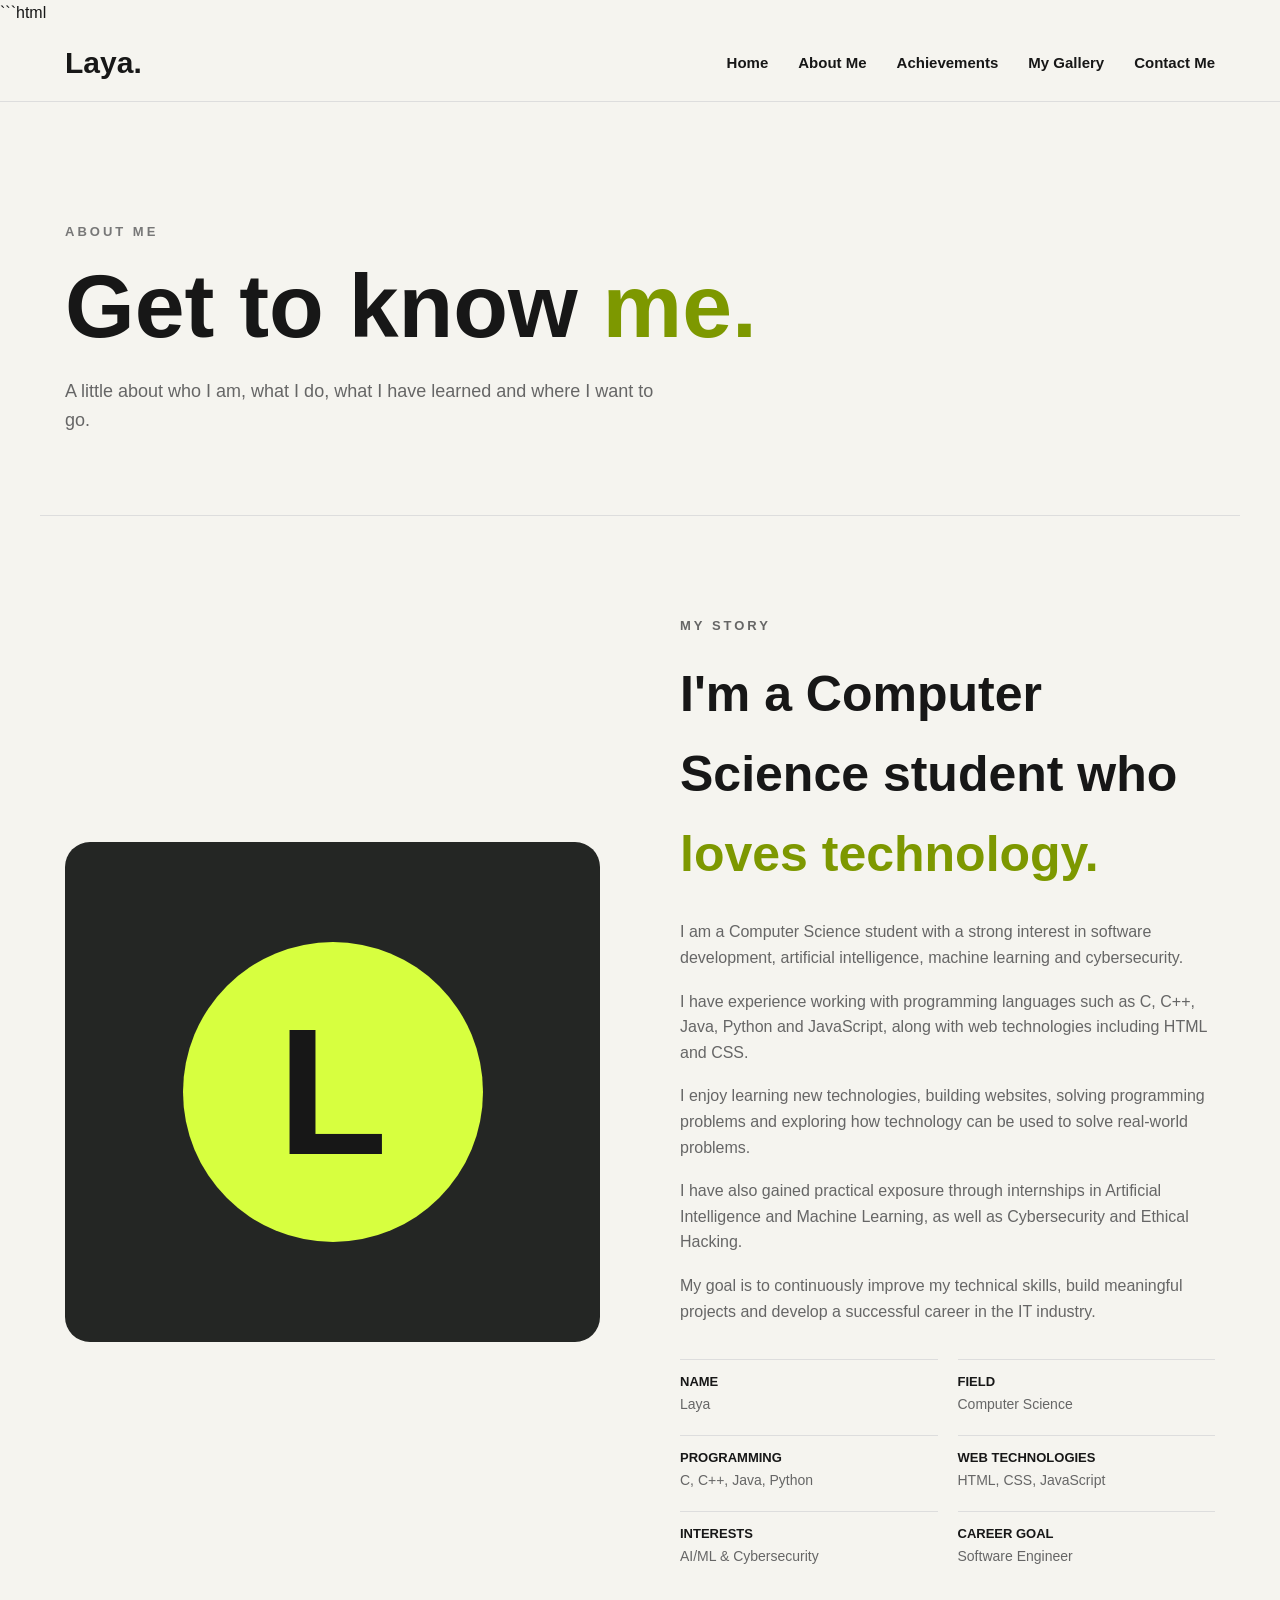
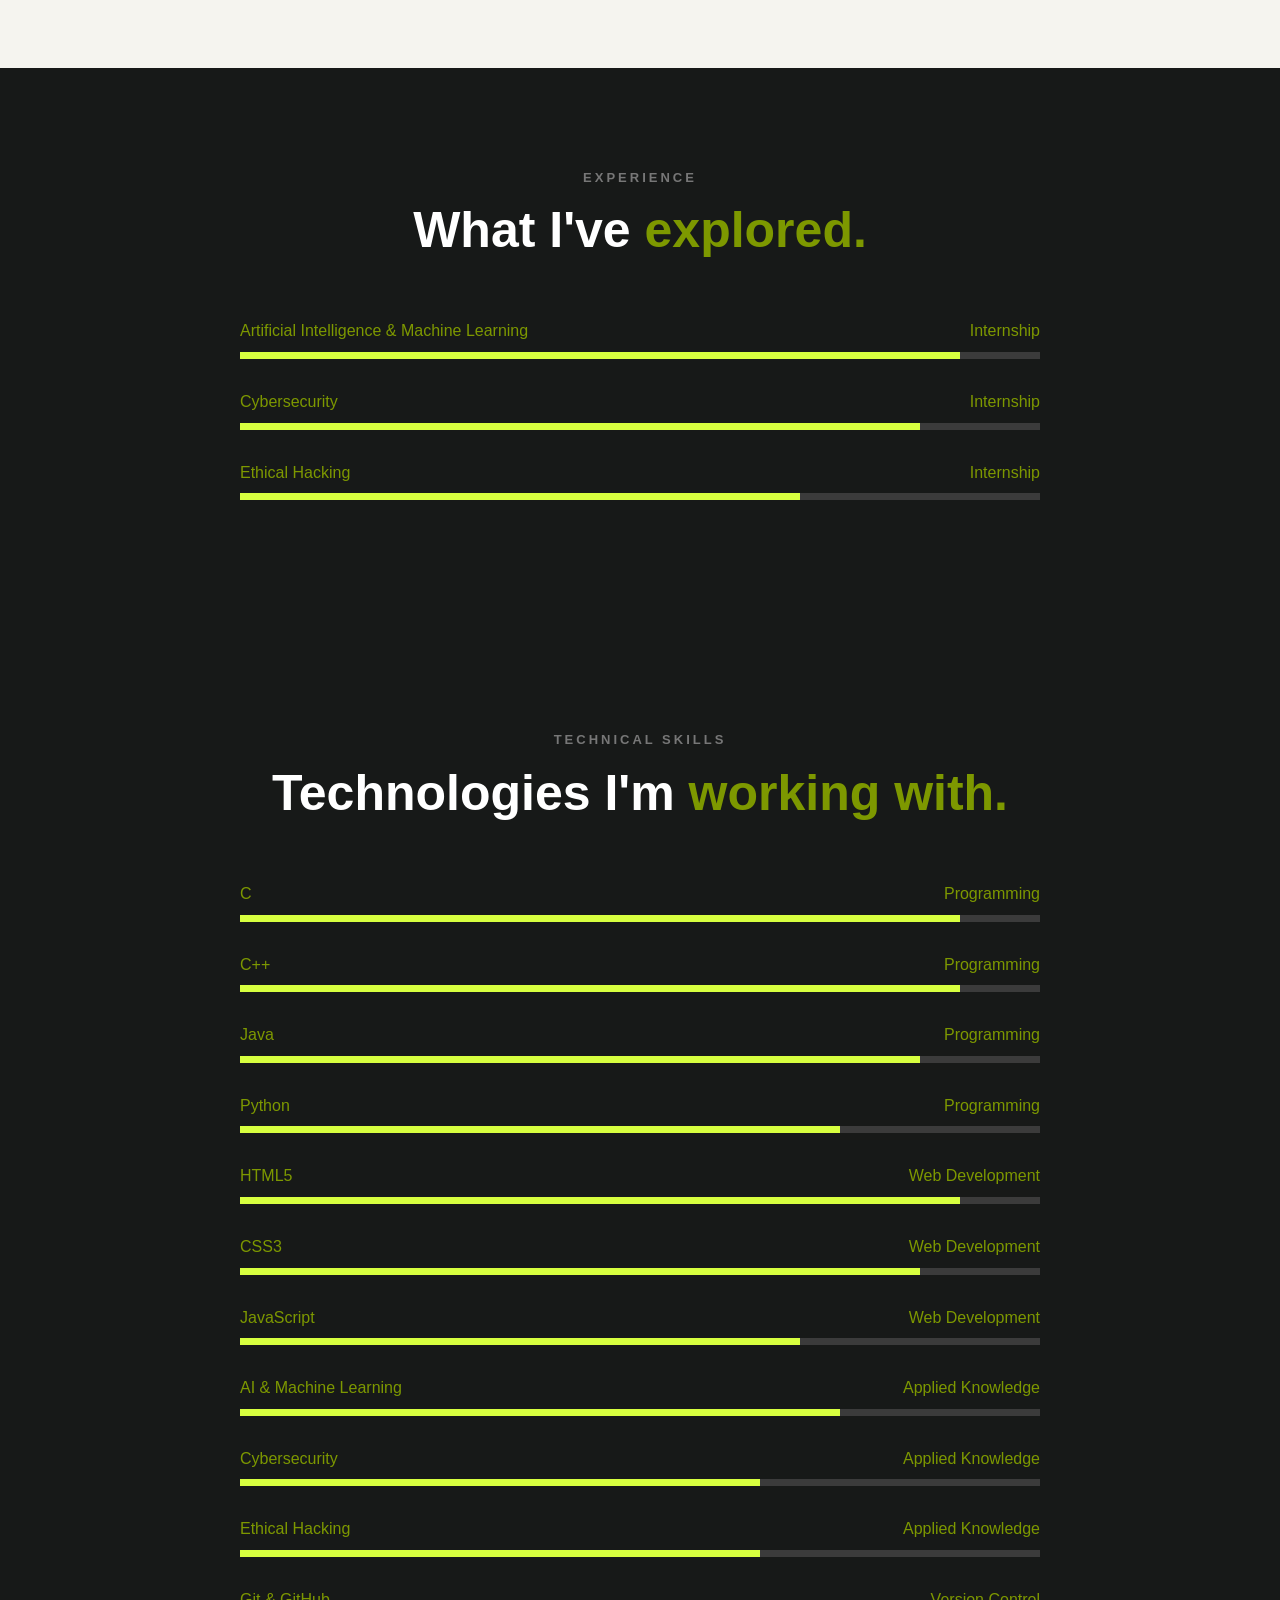
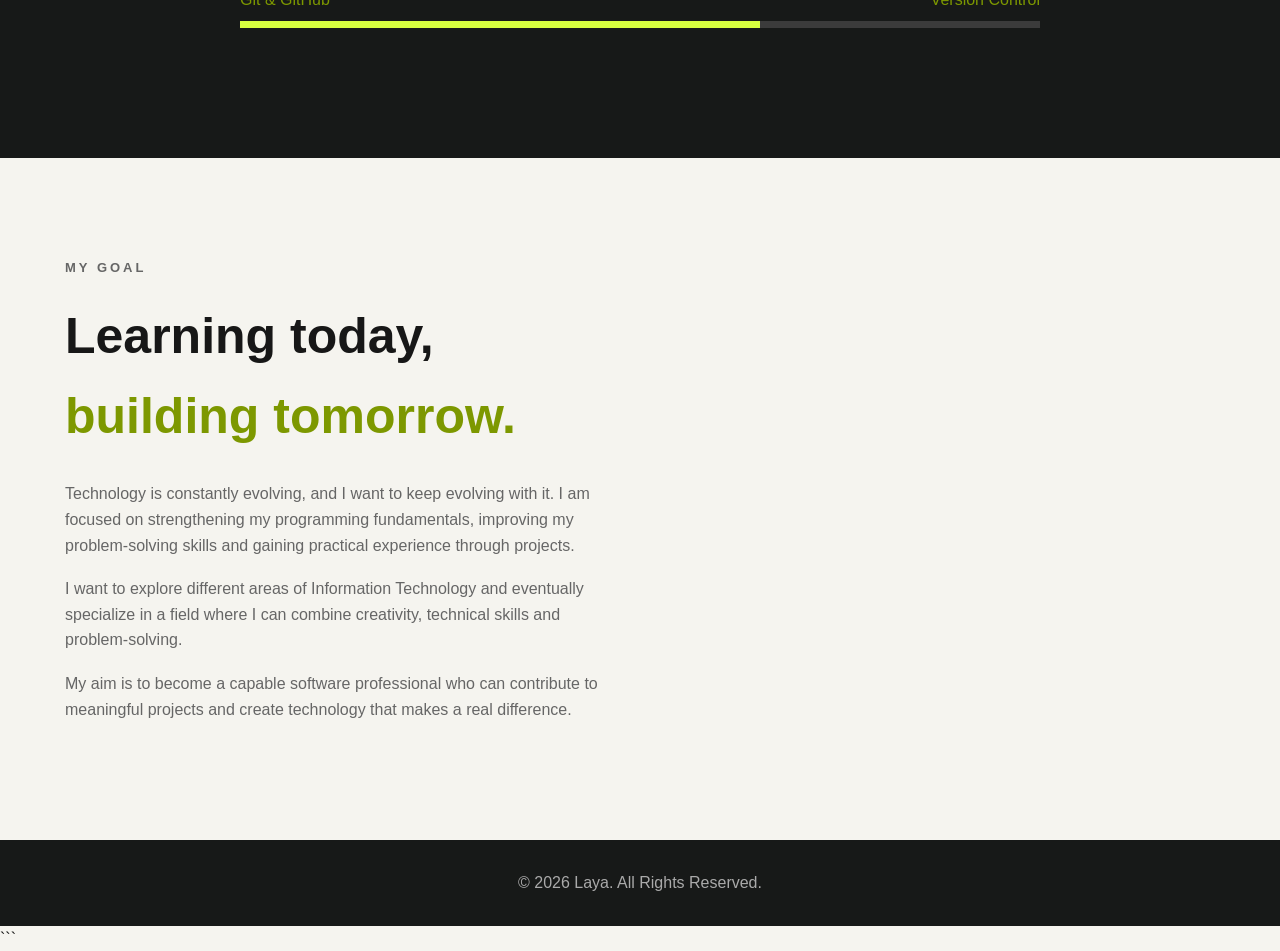
<file: about.html>
```html
<!DOCTYPE html>
<html lang="en">

<head>

    <meta charset="UTF-8">

    <meta name="viewport"
          content="width=device-width, initial-scale=1.0">

    <meta name="theme-color" content="#0a0706">
    <link rel="canonical" href="https://laya-khathoon.github.io/portfolio/about.html">
<title>About Me | Laya</title>
    <meta name="description" content="About Laya Khathoon, a final-year B.Tech Computer Science student building machine learning and AI projects.">
    <meta name="description" content="About Laya Khathoon, a B.Tech Computer Science student building AI and machine learning projects.">
    <meta property="og:title" content="About Me | Laya">
    <meta property="og:description" content="About Laya Khathoon, a B.Tech Computer Science student building AI and machine learning projects.">
    <meta property="og:type" content="website">
    <meta property="og:url" content="https://laya-khathoon.github.io/portfolio/about.html">

    <link rel="stylesheet" href="css/style.css">

</head>


<body>


    <!-- ================= HEADER ================= -->

    <header>

        <nav>

            <h2 class="logo">
                Laya.
            </h2>


            <ul class="nav-links">

                <li>
                    <a href="index.html">
                        Home
                    </a>
                </li>

                <li>
                    <a href="about.html">
                        About Me
                    </a>
                </li>

                <li>
                    <a href="achievements.html">
                        Achievements
                    </a>
                </li>

                <li>
                    <a href="gallery.html">
                        My Gallery
                    </a>
                </li>

                <li>
                    <a href="contact.html">
                        Contact Me
                    </a>
                </li>

            </ul>


            <button class="menu-btn">
                ☰
            </button>

        </nav>

    </header>



    <!-- ================= MAIN ================= -->

    <main>


        <!-- ================= PAGE HEADING ================= -->

        <section class="page-heading">

            <p>ABOUT ME</p>

            <h1>
                Get to know <span>me.</span>
            </h1>

            <p>
                A little about who I am, what I do,
                what I have learned and where I want to go.
            </p>

        </section>



        <!-- ================= ABOUT SECTION ================= -->

        <section class="about-section">


            <!-- Profile Image / Initial -->

            <div class="about-image">

                <div class="about-letter">
                    L
                </div>

            </div>



            <!-- About Content -->

            <div class="about-content">

                <p class="small-title">
                    MY STORY
                </p>


                <h2>
                    I'm a Computer Science student
                    who <span>loves technology.</span>
                </h2>


                <p>
                    I am a Computer Science student with a strong
                    interest in software development, artificial
                    intelligence, machine learning and cybersecurity.
                </p>


                <p>
                    I have experience working with programming
                    languages such as C, C++, Java, Python and
                    JavaScript, along with web technologies including
                    HTML and CSS.
                </p>


                <p>
                    I enjoy learning new technologies, building
                    websites, solving programming problems and
                    exploring how technology can be used to solve
                    real-world problems.
                </p>


                <p>
                    I have also gained practical exposure through
                    internships in Artificial Intelligence and
                    Machine Learning, as well as Cybersecurity and
                    Ethical Hacking.
                </p>


                <p>
                    My goal is to continuously improve my technical
                    skills, build meaningful projects and develop
                    a successful career in the IT industry.
                </p>



                <!-- ================= PERSONAL INFORMATION ================= -->

                <div class="personal-info">


                    <div>

                        <strong>Name</strong>

                        <p>
                            Laya
                        </p>

                    </div>


                    <div>

                        <strong>Field</strong>

                        <p>
                            Computer Science
                        </p>

                    </div>


                    <div>

                        <strong>Programming</strong>

                        <p>
                            C, C++, Java, Python
                        </p>

                    </div>


                    <div>

                        <strong>Web Technologies</strong>

                        <p>
                            HTML, CSS, JavaScript
                        </p>

                    </div>


                    <div>

                        <strong>Interests</strong>

                        <p>
                            AI/ML & Cybersecurity
                        </p>

                    </div>


                    <div>

                        <strong>Career Goal</strong>

                        <p>
                            Software Engineer
                        </p>

                    </div>


                </div>

            </div>

        </section>




        <!-- ================= EXPERIENCE ================= -->

        <section class="my-skills">


            <div class="section-title center">

                <p>EXPERIENCE</p>

                <h2>
                    What I've
                    <span>explored.</span>
                </h2>

            </div>



            <div class="skills-list">


                <!-- AI / ML -->

                <div class="skill">

                    <div class="skill-info">

                        <span>
                            Artificial Intelligence & Machine Learning
                        </span>

                        <span>
                            Internship
                        </span>

                    </div>


                    <div class="skill-bar">

                        <div class="skill-progress html">
                        </div>

                    </div>

                </div>



                <!-- Cybersecurity -->

                <div class="skill">

                    <div class="skill-info">

                        <span>
                            Cybersecurity
                        </span>

                        <span>
                            Internship
                        </span>

                    </div>


                    <div class="skill-bar">

                        <div class="skill-progress css">
                        </div>

                    </div>

                </div>



                <!-- Ethical Hacking -->

                <div class="skill">

                    <div class="skill-info">

                        <span>
                            Ethical Hacking
                        </span>

                        <span>
                            Internship
                        </span>

                    </div>


                    <div class="skill-bar">

                        <div class="skill-progress javascript">
                        </div>

                    </div>

                </div>


            </div>

        </section>




        <!-- ================= TECHNICAL SKILLS ================= -->

        <section class="my-skills">


            <div class="section-title center">

                <p>TECHNICAL SKILLS</p>

                <h2>
                    Technologies I'm
                    <span>working with.</span>
                </h2>

            </div>



            <div class="skills-list">


                <!-- C -->

                <div class="skill">

                    <div class="skill-info">

                        <span>
                            C
                        </span>

                        <span>
                            Programming
                        </span>

                    </div>


                    <div class="skill-bar">

                        <div class="skill-progress html">
                        </div>

                    </div>

                </div>



                <!-- C++ -->

                <div class="skill">

                    <div class="skill-info">

                        <span>
                            C++
                        </span>

                        <span>
                            Programming
                        </span>

                    </div>


                    <div class="skill-bar">

                        <div class="skill-progress html">
                        </div>

                    </div>

                </div>



                <!-- Java -->

                <div class="skill">

                    <div class="skill-info">

                        <span>
                            Java
                        </span>

                        <span>
                            Programming
                        </span>

                    </div>


                    <div class="skill-bar">

                        <div class="skill-progress css">
                        </div>

                    </div>

                </div>



                <!-- Python -->

                <div class="skill">

                    <div class="skill-info">

                        <span>
                            Python
                        </span>

                        <span>
                            Programming
                        </span>

                    </div>


                    <div class="skill-bar">

                        <div class="skill-progress python">
                        </div>

                    </div>

                </div>



                <!-- HTML -->

                <div class="skill">

                    <div class="skill-info">

                        <span>
                            HTML5
                        </span>

                        <span>
                            Web Development
                        </span>

                    </div>


                    <div class="skill-bar">

                        <div class="skill-progress html">
                        </div>

                    </div>

                </div>



                <!-- CSS -->

                <div class="skill">

                    <div class="skill-info">

                        <span>
                            CSS3
                        </span>

                        <span>
                            Web Development
                        </span>

                    </div>


                    <div class="skill-bar">

                        <div class="skill-progress css">
                        </div>

                    </div>

                </div>



                <!-- JavaScript -->

                <div class="skill">

                    <div class="skill-info">

                        <span>
                            JavaScript
                        </span>

                        <span>
                            Web Development
                        </span>

                    </div>


                    <div class="skill-bar">

                        <div class="skill-progress javascript">
                        </div>

                    </div>

                </div>



                <!-- AI / ML -->

                <div class="skill">

                    <div class="skill-info">

                        <span>
                            AI & Machine Learning
                        </span>

                        <span>
                            Applied Knowledge
                        </span>

                    </div>


                    <div class="skill-bar">

                        <div class="skill-progress python">
                        </div>

                    </div>

                </div>



                <!-- Cybersecurity -->

                <div class="skill">

                    <div class="skill-info">

                        <span>
                            Cybersecurity
                        </span>

                        <span>
                            Applied Knowledge
                        </span>

                    </div>


                    <div class="skill-bar">

                        <div class="skill-progress git">
                        </div>

                    </div>

                </div>



                <!-- Ethical Hacking -->

                <div class="skill">

                    <div class="skill-info">

                        <span>
                            Ethical Hacking
                        </span>

                        <span>
                            Applied Knowledge
                        </span>

                    </div>


                    <div class="skill-bar">

                        <div class="skill-progress git">
                        </div>

                    </div>

                </div>



                <!-- Git & GitHub -->

                <div class="skill">

                    <div class="skill-info">

                        <span>
                            Git & GitHub
                        </span>

                        <span>
                            Version Control
                        </span>

                    </div>


                    <div class="skill-bar">

                        <div class="skill-progress git">
                        </div>

                    </div>

                </div>


            </div>

        </section>




        <!-- ================= CAREER GOAL ================= -->

        <section class="about-section">


            <div class="about-content">

                <p class="small-title">
                    MY GOAL
                </p>


                <h2>
                    Learning today,
                    <span>building tomorrow.</span>
                </h2>


                <p>
                    Technology is constantly evolving, and I want
                    to keep evolving with it. I am focused on
                    strengthening my programming fundamentals,
                    improving my problem-solving skills and gaining
                    practical experience through projects.
                </p>


                <p>
                    I want to explore different areas of Information
                    Technology and eventually specialize in a field
                    where I can combine creativity, technical skills
                    and problem-solving.
                </p>


                <p>
                    My aim is to become a capable software
                    professional who can contribute to meaningful
                    projects and create technology that makes a
                    real difference.
                </p>

            </div>

        </section>


    </main>




    <!-- ================= FOOTER ================= -->

    <footer>

        <p>
            © 2026 Laya. All Rights Reserved.
        </p>

    </footer>




    <!-- ================= JAVASCRIPT ================= -->

    <script src="js/script.js"></script>


</body>

</html>
```
</file>
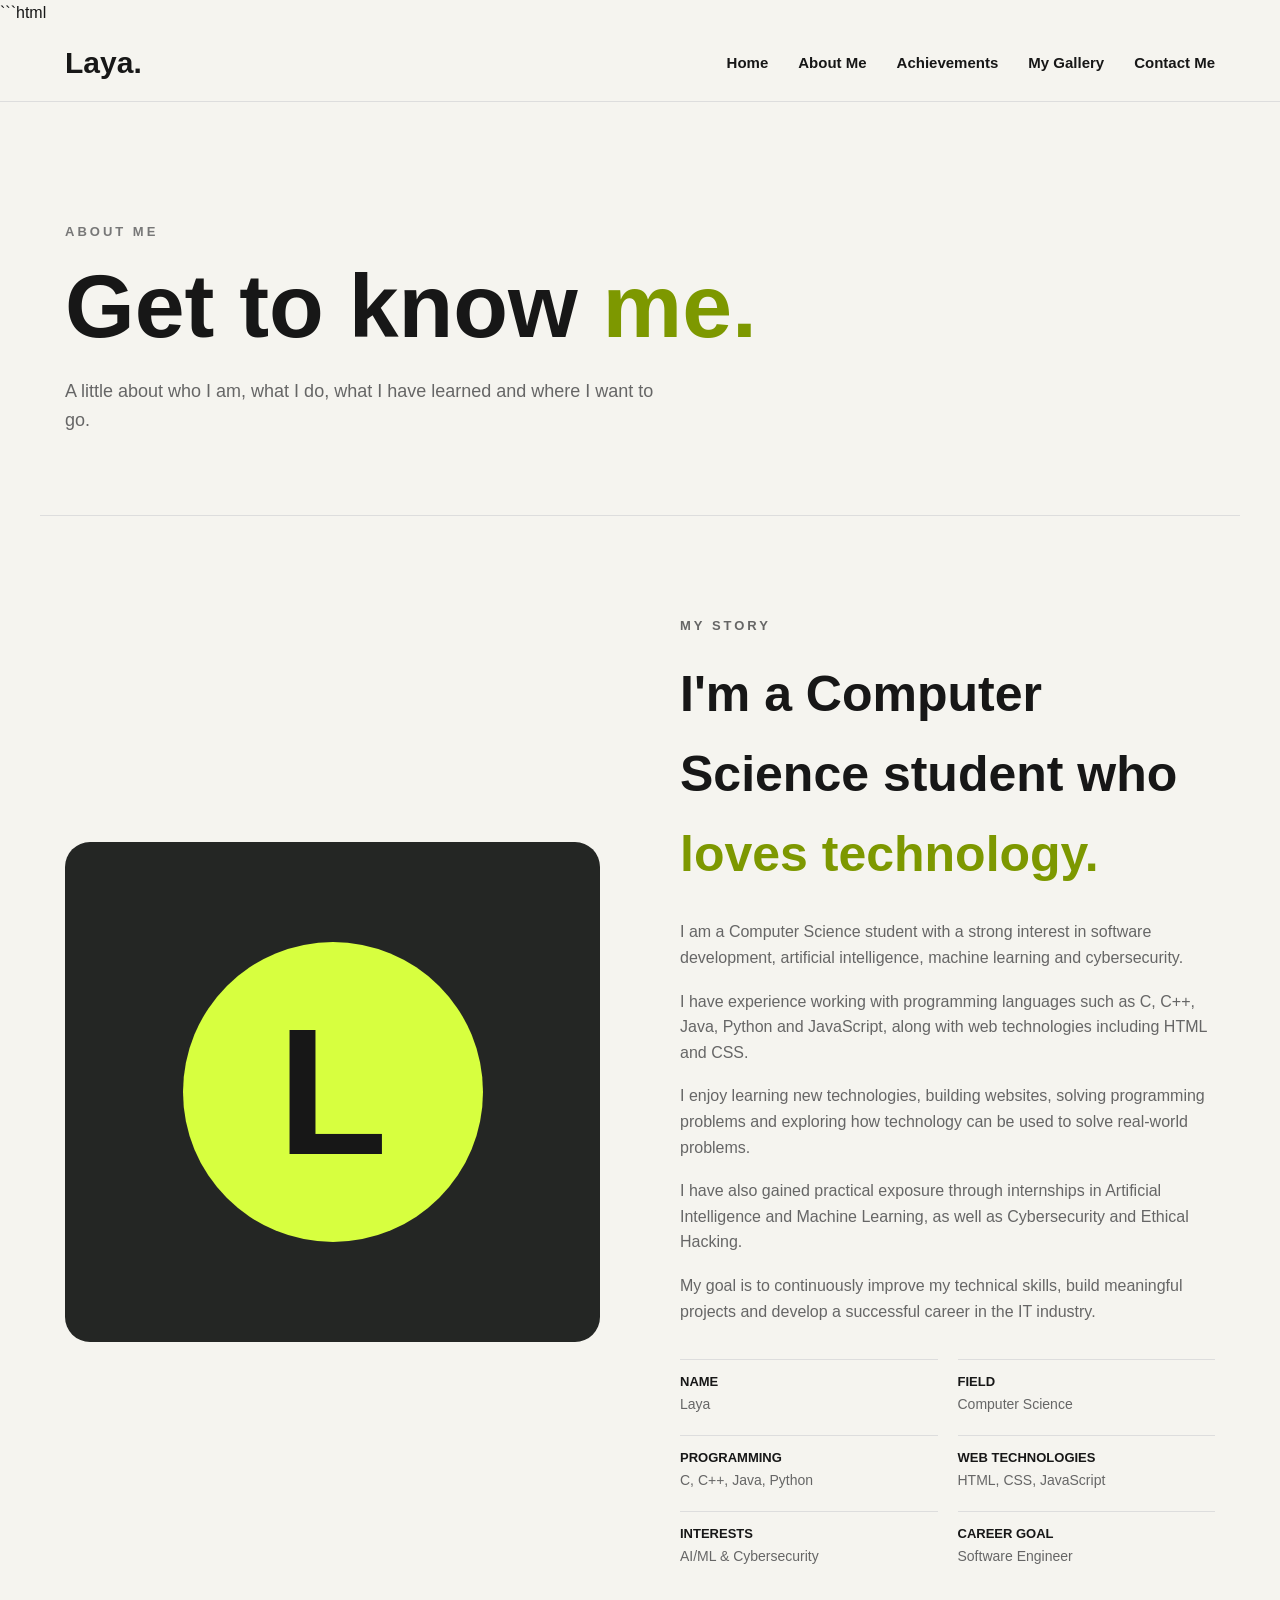
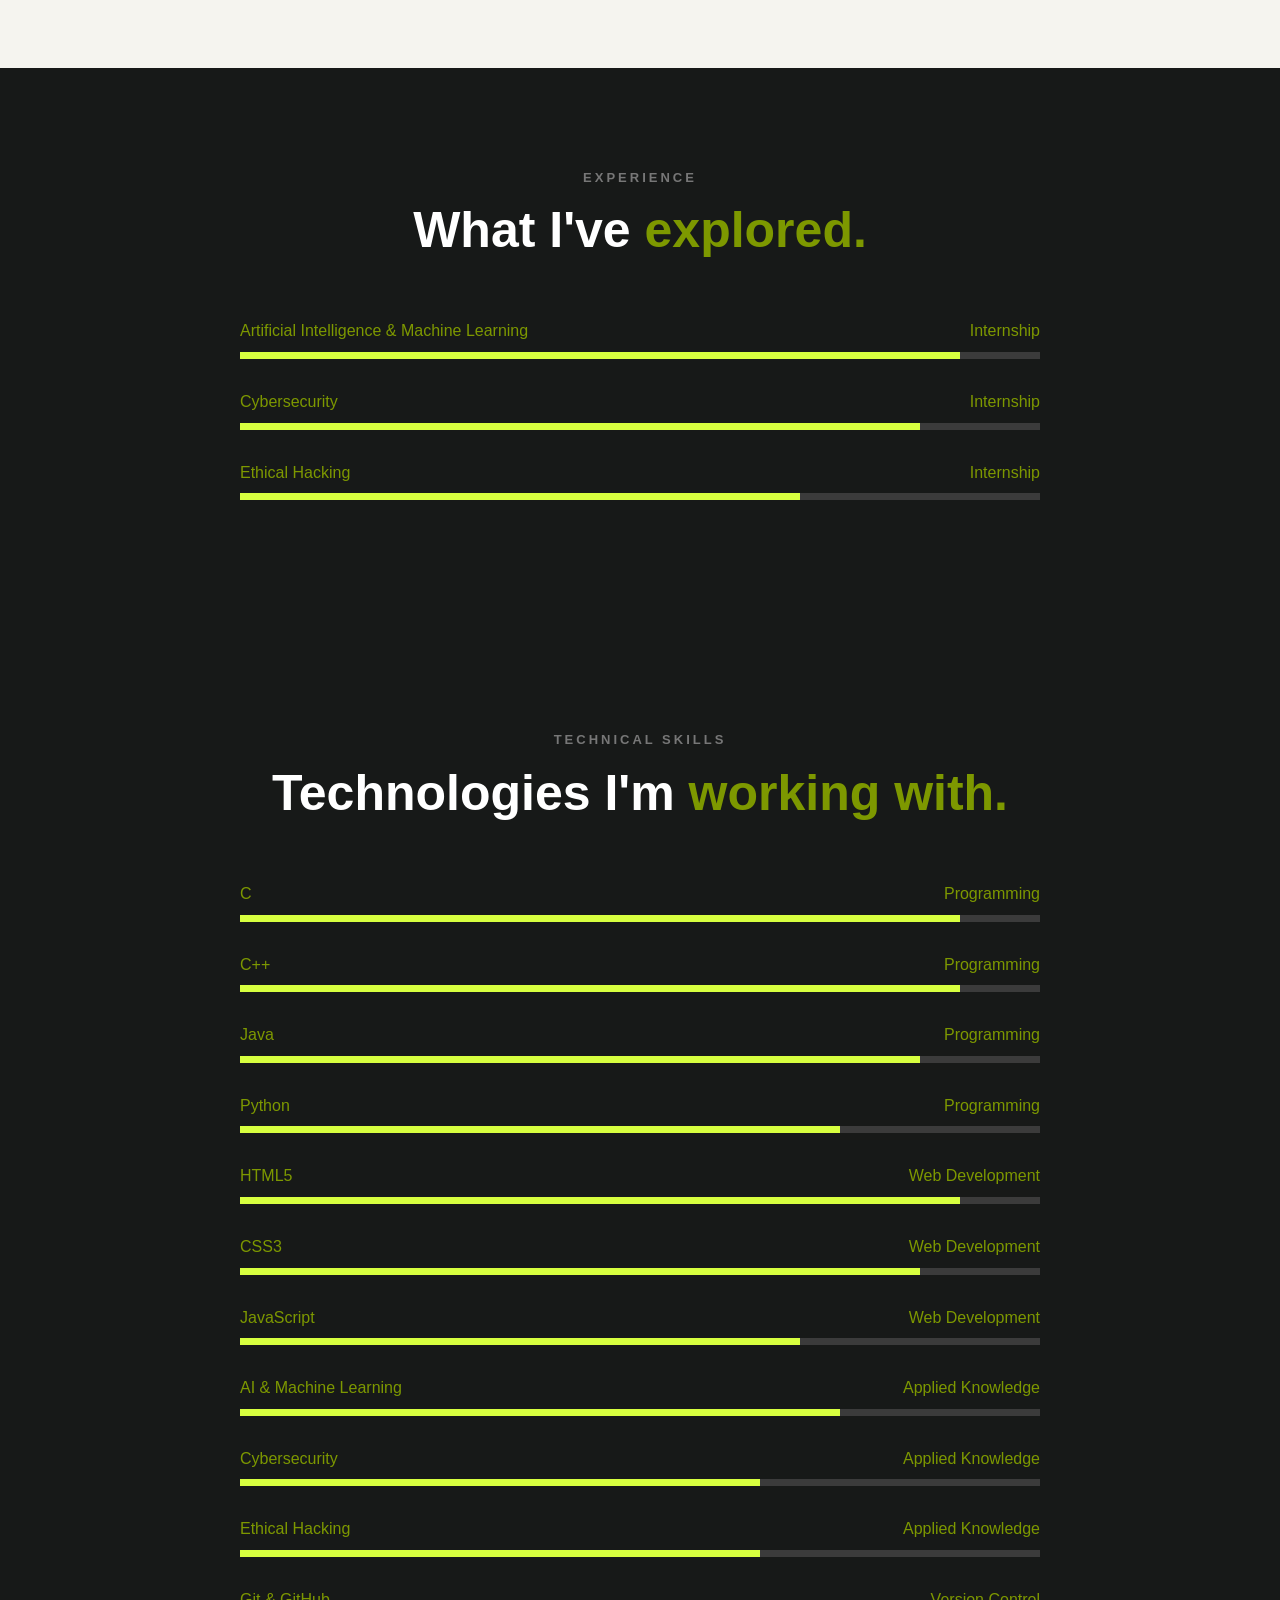
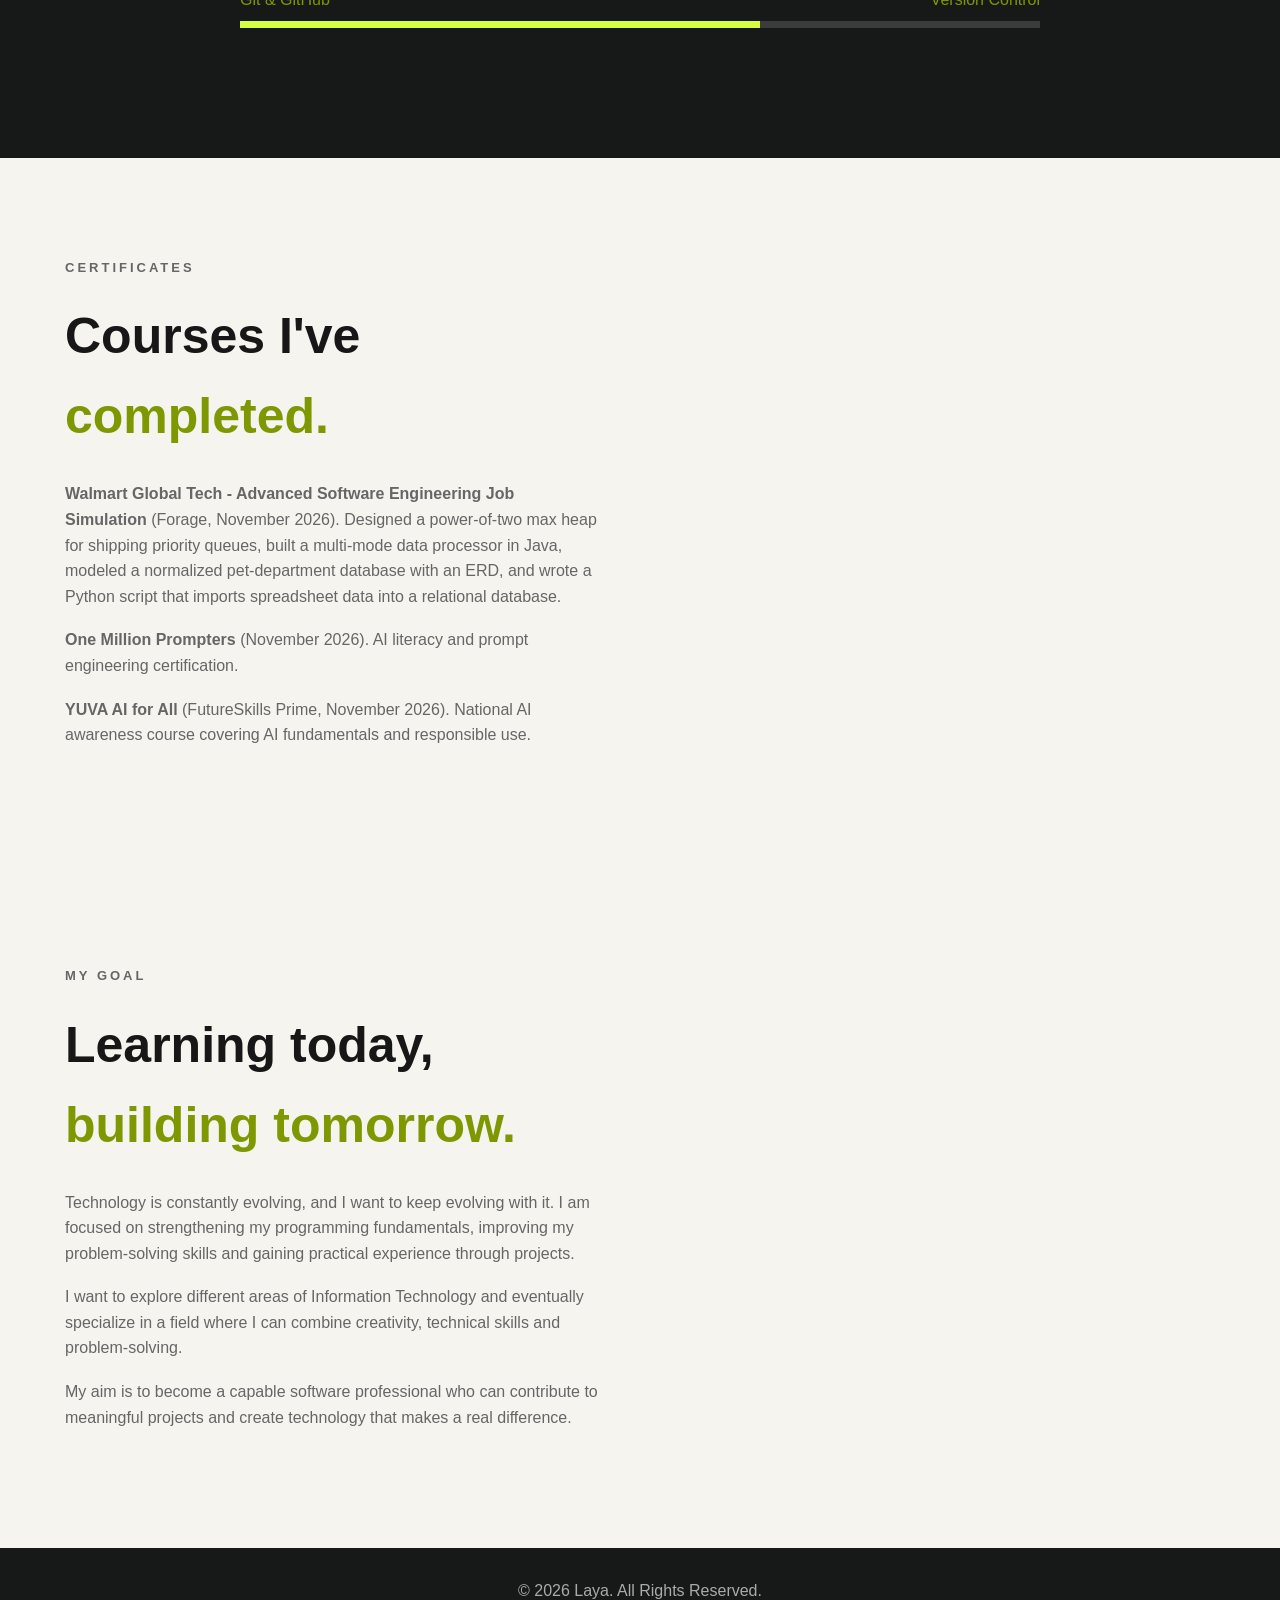
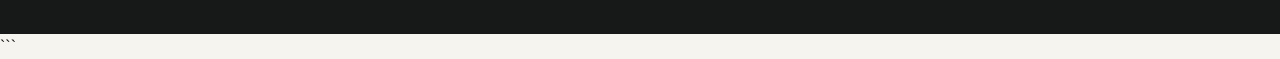
<file: achievements.html>
```html
<!DOCTYPE html>
<html lang="en">

<head>

    <meta charset="UTF-8">

    <meta name="viewport"
          content="width=device-width, initial-scale=1.0">

    <meta name="theme-color" content="#0a0706">
    <link rel="canonical" href="https://laya-khathoon.github.io/portfolio/achievements.html">
<title>Achievements | Laya</title>
    <meta name="description" content="Certificates, hackathons and course completions by Laya Khathoon.">
    <meta name="description" content="Certificates, achievements and milestones of Laya Khathoon, B.Tech Computer Science student.">
    <meta property="og:title" content="Achievements | Laya">
    <meta property="og:description" content="Certificates, achievements and milestones of Laya Khathoon, B.Tech Computer Science student.">
    <meta property="og:type" content="website">
    <meta property="og:url" content="https://laya-khathoon.github.io/portfolio/achievements.html">

    <link rel="stylesheet" href="css/style.css">

</head>


<body>


    <!-- ================= HEADER ================= -->

    <header>

        <nav>

            <h2 class="logo">
                Laya.
            </h2>


            <ul class="nav-links">

                <li>
                    <a href="index.html">
                        Home
                    </a>
                </li>

                <li>
                    <a href="about.html">
                        About Me
                    </a>
                </li>

                <li>
                    <a href="achievements.html">
                        Achievements
                    </a>
                </li>

                <li>
                    <a href="gallery.html">
                        My Gallery
                    </a>
                </li>

                <li>
                    <a href="contact.html">
                        Contact Me
                    </a>
                </li>

            </ul>


            <button class="menu-btn">
                ☰
            </button>

        </nav>

    </header>



    <!-- ================= MAIN ================= -->

    <main>


        <!-- ================= PAGE HEADING ================= -->

        <section class="page-heading">

            <p>ABOUT ME</p>

            <h1>
                Get to know <span>me.</span>
            </h1>

            <p>
                A little about who I am, what I do,
                what I have learned and where I want to go.
            </p>

        </section>



        <!-- ================= ABOUT SECTION ================= -->

        <section class="about-section">


            <!-- Profile Image / Initial -->

            <div class="about-image">

                <div class="about-letter">
                    L
                </div>

            </div>



            <!-- About Content -->

            <div class="about-content">

                <p class="small-title">
                    MY STORY
                </p>


                <h2>
                    I'm a Computer Science student
                    who <span>loves technology.</span>
                </h2>


                <p>
                    I am a Computer Science student with a strong
                    interest in software development, artificial
                    intelligence, machine learning and cybersecurity.
                </p>


                <p>
                    I have experience working with programming
                    languages such as C, C++, Java, Python and
                    JavaScript, along with web technologies including
                    HTML and CSS.
                </p>


                <p>
                    I enjoy learning new technologies, building
                    websites, solving programming problems and
                    exploring how technology can be used to solve
                    real-world problems.
                </p>


                <p>
                    I have also gained practical exposure through
                    internships in Artificial Intelligence and
                    Machine Learning, as well as Cybersecurity and
                    Ethical Hacking.
                </p>


                <p>
                    My goal is to continuously improve my technical
                    skills, build meaningful projects and develop
                    a successful career in the IT industry.
                </p>



                <!-- ================= PERSONAL INFORMATION ================= -->

                <div class="personal-info">


                    <div>

                        <strong>Name</strong>

                        <p>
                            Laya
                        </p>

                    </div>


                    <div>

                        <strong>Field</strong>

                        <p>
                            Computer Science
                        </p>

                    </div>


                    <div>

                        <strong>Programming</strong>

                        <p>
                            C, C++, Java, Python
                        </p>

                    </div>


                    <div>

                        <strong>Web Technologies</strong>

                        <p>
                            HTML, CSS, JavaScript
                        </p>

                    </div>


                    <div>

                        <strong>Interests</strong>

                        <p>
                            AI/ML & Cybersecurity
                        </p>

                    </div>


                    <div>

                        <strong>Career Goal</strong>

                        <p>
                            Software Engineer
                        </p>

                    </div>


                </div>

            </div>

        </section>




        <!-- ================= EXPERIENCE ================= -->

        <section class="my-skills">


            <div class="section-title center">

                <p>EXPERIENCE</p>

                <h2>
                    What I've
                    <span>explored.</span>
                </h2>

            </div>



            <div class="skills-list">


                <!-- AI / ML -->

                <div class="skill">

                    <div class="skill-info">

                        <span>
                            Artificial Intelligence & Machine Learning
                        </span>

                        <span>
                            Internship
                        </span>

                    </div>


                    <div class="skill-bar">

                        <div class="skill-progress html">
                        </div>

                    </div>

                </div>



                <!-- Cybersecurity -->

                <div class="skill">

                    <div class="skill-info">

                        <span>
                            Cybersecurity
                        </span>

                        <span>
                            Internship
                        </span>

                    </div>


                    <div class="skill-bar">

                        <div class="skill-progress css">
                        </div>

                    </div>

                </div>



                <!-- Ethical Hacking -->

                <div class="skill">

                    <div class="skill-info">

                        <span>
                            Ethical Hacking
                        </span>

                        <span>
                            Internship
                        </span>

                    </div>


                    <div class="skill-bar">

                        <div class="skill-progress javascript">
                        </div>

                    </div>

                </div>


            </div>

        </section>




        <!-- ================= TECHNICAL SKILLS ================= -->

        <section class="my-skills">


            <div class="section-title center">

                <p>TECHNICAL SKILLS</p>

                <h2>
                    Technologies I'm
                    <span>working with.</span>
                </h2>

            </div>



            <div class="skills-list">


                <!-- C -->

                <div class="skill">

                    <div class="skill-info">

                        <span>
                            C
                        </span>

                        <span>
                            Programming
                        </span>

                    </div>


                    <div class="skill-bar">

                        <div class="skill-progress html">
                        </div>

                    </div>

                </div>



                <!-- C++ -->

                <div class="skill">

                    <div class="skill-info">

                        <span>
                            C++
                        </span>

                        <span>
                            Programming
                        </span>

                    </div>


                    <div class="skill-bar">

                        <div class="skill-progress html">
                        </div>

                    </div>

                </div>



                <!-- Java -->

                <div class="skill">

                    <div class="skill-info">

                        <span>
                            Java
                        </span>

                        <span>
                            Programming
                        </span>

                    </div>


                    <div class="skill-bar">

                        <div class="skill-progress css">
                        </div>

                    </div>

                </div>



                <!-- Python -->

                <div class="skill">

                    <div class="skill-info">

                        <span>
                            Python
                        </span>

                        <span>
                            Programming
                        </span>

                    </div>


                    <div class="skill-bar">

                        <div class="skill-progress python">
                        </div>

                    </div>

                </div>



                <!-- HTML -->

                <div class="skill">

                    <div class="skill-info">

                        <span>
                            HTML5
                        </span>

                        <span>
                            Web Development
                        </span>

                    </div>


                    <div class="skill-bar">

                        <div class="skill-progress html">
                        </div>

                    </div>

                </div>



                <!-- CSS -->

                <div class="skill">

                    <div class="skill-info">

                        <span>
                            CSS3
                        </span>

                        <span>
                            Web Development
                        </span>

                    </div>


                    <div class="skill-bar">

                        <div class="skill-progress css">
                        </div>

                    </div>

                </div>



                <!-- JavaScript -->

                <div class="skill">

                    <div class="skill-info">

                        <span>
                            JavaScript
                        </span>

                        <span>
                            Web Development
                        </span>

                    </div>


                    <div class="skill-bar">

                        <div class="skill-progress javascript">
                        </div>

                    </div>

                </div>



                <!-- AI / ML -->

                <div class="skill">

                    <div class="skill-info">

                        <span>
                            AI & Machine Learning
                        </span>

                        <span>
                            Applied Knowledge
                        </span>

                    </div>


                    <div class="skill-bar">

                        <div class="skill-progress python">
                        </div>

                    </div>

                </div>



                <!-- Cybersecurity -->

                <div class="skill">

                    <div class="skill-info">

                        <span>
                            Cybersecurity
                        </span>

                        <span>
                            Applied Knowledge
                        </span>

                    </div>


                    <div class="skill-bar">

                        <div class="skill-progress git">
                        </div>

                    </div>

                </div>



                <!-- Ethical Hacking -->

                <div class="skill">

                    <div class="skill-info">

                        <span>
                            Ethical Hacking
                        </span>

                        <span>
                            Applied Knowledge
                        </span>

                    </div>


                    <div class="skill-bar">

                        <div class="skill-progress git">
                        </div>

                    </div>

                </div>



                <!-- Git & GitHub -->

                <div class="skill">

                    <div class="skill-info">

                        <span>
                            Git & GitHub
                        </span>

                        <span>
                            Version Control
                        </span>

                    </div>


                    <div class="skill-bar">

                        <div class="skill-progress git">
                        </div>

                    </div>

                </div>


            </div>

        </section>




        <!-- ================= CERTIFICATES ================= -->

        <section class="about-section">


            <div class="about-content">

                <p class="small-title">
                    CERTIFICATES
                </p>


                <h2>
                    Courses I've
                    <span>completed.</span>
                </h2>


                <p>
                    <strong>Walmart Global Tech - Advanced Software Engineering Job Simulation</strong>
                    (Forage, November 2026). Designed a power-of-two max heap for
                    shipping priority queues, built a multi-mode data processor in Java,
                    modeled a normalized pet-department database with an ERD, and wrote
                    a Python script that imports spreadsheet data into a relational database.
                </p>


                <p>
                    <strong>One Million Prompters</strong> (November 2026).
                    AI literacy and prompt engineering certification.
                </p>


                <p>
                    <strong>YUVA AI for All</strong> (FutureSkills Prime, November 2026).
                    National AI awareness course covering AI fundamentals and
                    responsible use.
                </p>

            </div>

        </section>



        <!-- ================= CAREER GOAL ================= -->

        <section class="about-section">


            <div class="about-content">

                <p class="small-title">
                    MY GOAL
                </p>


                <h2>
                    Learning today,
                    <span>building tomorrow.</span>
                </h2>


                <p>
                    Technology is constantly evolving, and I want
                    to keep evolving with it. I am focused on
                    strengthening my programming fundamentals,
                    improving my problem-solving skills and gaining
                    practical experience through projects.
                </p>


                <p>
                    I want to explore different areas of Information
                    Technology and eventually specialize in a field
                    where I can combine creativity, technical skills
                    and problem-solving.
                </p>


                <p>
                    My aim is to become a capable software
                    professional who can contribute to meaningful
                    projects and create technology that makes a
                    real difference.
                </p>

            </div>

        </section>


    </main>




    <!-- ================= FOOTER ================= -->

    <footer>

        <p>
            © 2026 Laya. All Rights Reserved.
        </p>

    </footer>




    <!-- ================= JAVASCRIPT ================= -->

    <script src="js/script.js"></script>


</body>

</html>
```
</file>
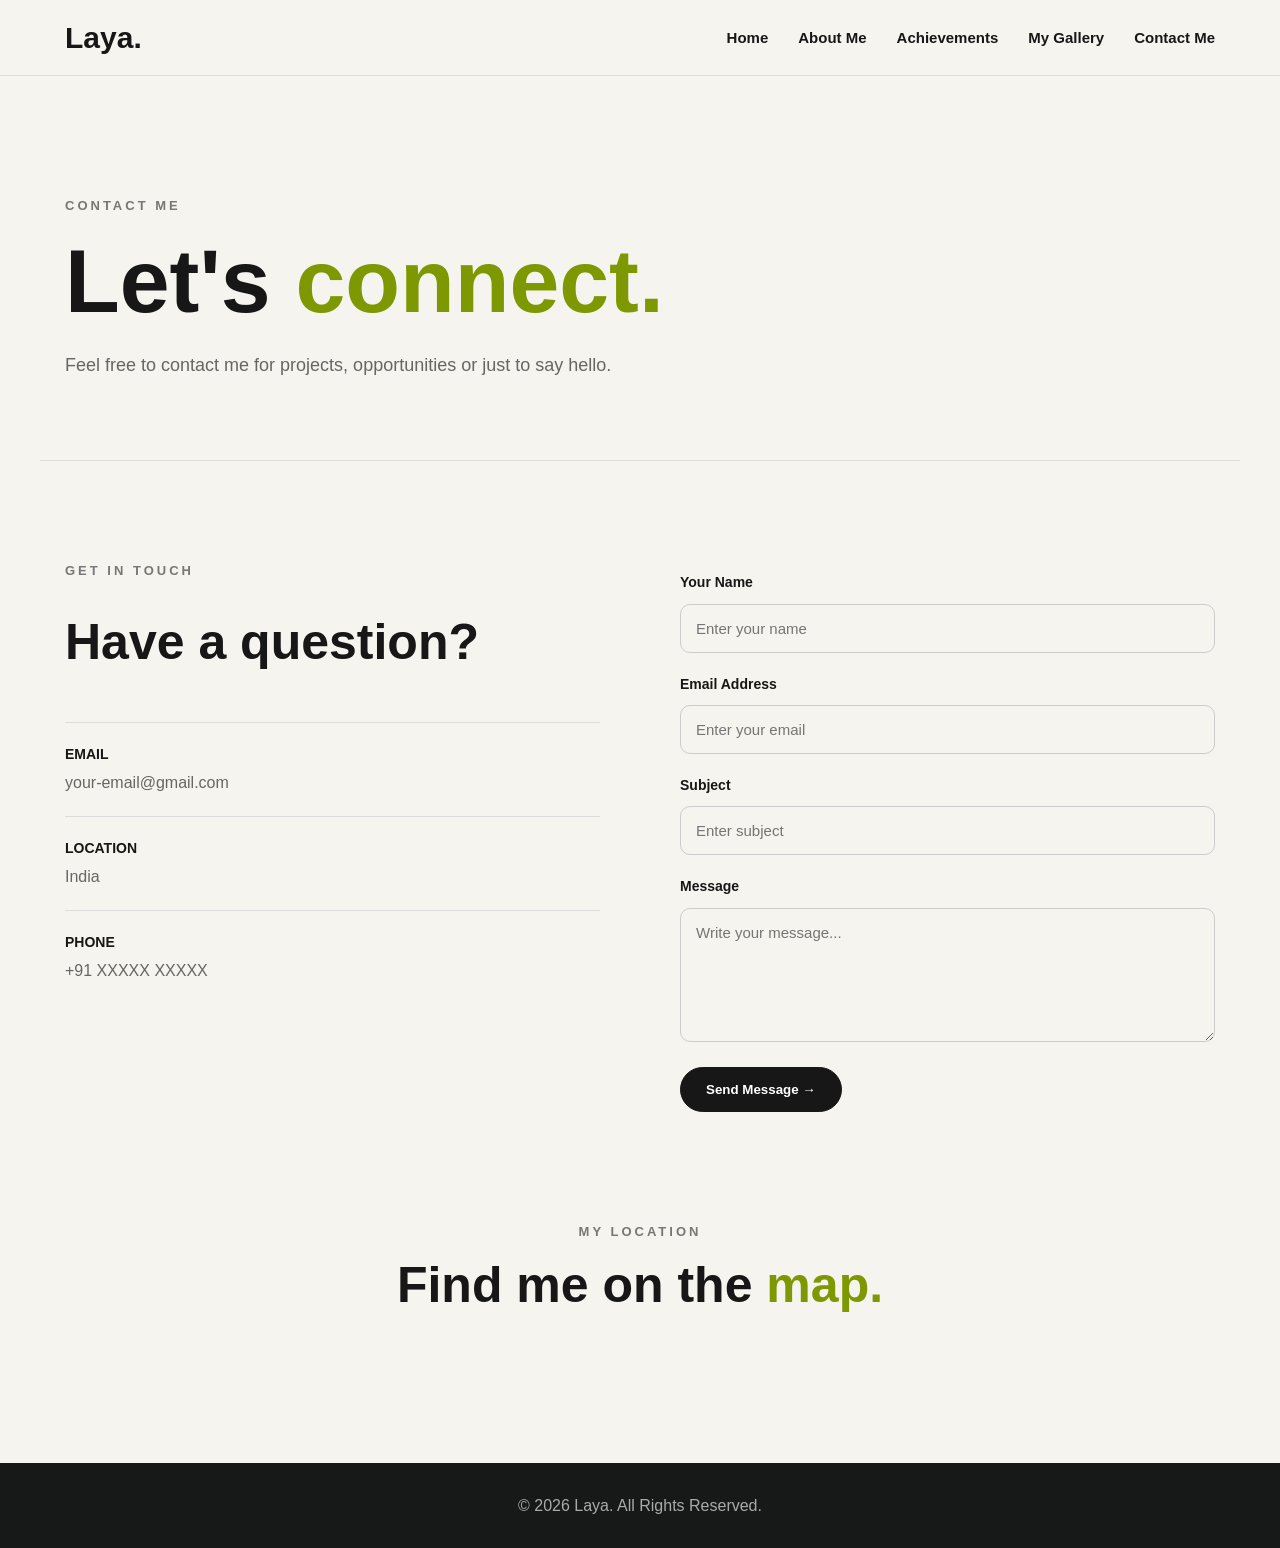
<file: contact.html>
<!DOCTYPE html>
<html lang="en">

<head>

    <meta charset="UTF-8">

    <meta name="viewport"
          content="width=device-width, initial-scale=1.0">

    <meta name="theme-color" content="#0a0706">
    <link rel="canonical" href="https://laya-khathoon.github.io/portfolio/contact.html">
<title>Contact Me | Laya</title>
    <meta name="description" content="Contact Laya Khathoon - B.Tech Computer Science student open to internships and collaborations.">
    <meta property="og:title" content="Contact Me | Laya">
    <meta property="og:description" content="Contact Laya Khathoon - B.Tech Computer Science student open to internships and collaborations.">
    <meta property="og:type" content="website">
    <meta property="og:url" content="https://laya-khathoon.github.io/portfolio/contact.html">

    <link rel="stylesheet" href="css/style.css">

</head>

<body>


    <header>

        <nav>

            <h2 class="logo">
                Laya.
            </h2>

            <ul class="nav-links">

                <li>
                    <a href="index.html">Home</a>
                </li>

                <li>
                    <a href="about.html">About Me</a>
                </li>

                <li>
                    <a href="achievements.html">
                        Achievements
                    </a>
                </li>

                <li>
                    <a href="gallery.html">
                        My Gallery
                    </a>
                </li>

                <li>
                    <a href="contact.html">
                        Contact Me
                    </a>
                </li>

            </ul>

            <button class="menu-btn">
                ☰
            </button>

        </nav>

    </header>


    <main>


        <section class="page-heading">

            <p>CONTACT ME</p>

            <h1>
                Let's <span>connect.</span>
            </h1>

            <p>
                Feel free to contact me for projects,
                opportunities or just to say hello.
            </p>

        </section>


        <section class="contact-section">


            <!-- Contact details -->

            <div class="contact-details">

                <p class="small-title">
                    GET IN TOUCH
                </p>

                <h2>
                    Have a question?
                </h2>

                <div class="contact-item">

                    <h3>Email</h3>

                    <p>
                        your-email@gmail.com
                    </p>

                </div>


                <div class="contact-item">

                    <h3>Location</h3>

                    <p>
                        India
                    </p>

                </div>


                <div class="contact-item">

                    <h3>Phone</h3>

                    <p>
                        +91 XXXXX XXXXX
                    </p>

                </div>

            </div>


            <!-- Contact form -->

            <form id="contactForm"
                  class="contact-form">


                <label for="name">
                    Your Name
                </label>

                <input
                    type="text"
                    id="name"
                    name="name"
                    placeholder="Enter your name"
                    required
                >


                <label for="email">
                    Email Address
                </label>

                <input
                    type="email"
                    id="email"
                    name="email"
                    placeholder="Enter your email"
                    required
                >


                <label for="subject">
                    Subject
                </label>

                <input
                    type="text"
                    id="subject"
                    name="subject"
                    placeholder="Enter subject"
                    required
                >


                <label for="message">
                    Message
                </label>

                <textarea
                    id="message"
                    name="message"
                    rows="6"
                    placeholder="Write your message..."
                    required
                ></textarea>


                <button
                    type="submit"
                    class="btn"
                >
                    Send Message →
                </button>


                <p id="form-message"></p>

            </form>

        </section>


        <!-- ================= MAP ================= -->

        <section class="map-section">

            <div class="section-title center">

                <p>MY LOCATION</p>

                <h2>
                    Find me on the
                    <span>map.</span>
                </h2>

            </div>


            <div class="map-container">

                

            </div>

        </section>

    </main>


    <footer>

        <p>
            © 2026 Laya. All Rights Reserved.
        </p>

    </footer>


    <script src="js/script.js"></script>

</body>

</html>
</file>
<file: css/style.css>
/* =========================================
   GENERAL
========================================= */

* {
    margin: 0;
    padding: 0;
    box-sizing: border-box;
}


html {
    scroll-behavior: smooth;
}


body {
    font-family: Arial, Helvetica, sans-serif;
    background: #f5f4ef;
    color: #171717;
    line-height: 1.6;
}


a {
    text-decoration: none;
    color: inherit;
}


ul {
    list-style: none;
}


img {
    max-width: 100%;
    display: block;
}


span {
    color: #7d9800;
}


/* =========================================
   HEADER
========================================= */

header {
    position: sticky;
    top: 0;
    z-index: 1000;

    background: rgba(245, 244, 239, 0.95);

    backdrop-filter: blur(10px);

    border-bottom: 1px solid #ddd;
}


nav {
    max-width: 1200px;

    margin: auto;

    height: 75px;

    padding: 0 25px;

    display: flex;

    align-items: center;

    justify-content: space-between;
}


.logo {
    font-size: 30px;
    font-weight: bold;
}


.nav-links {
    display: flex;
    gap: 30px;
}


.nav-links a {
    font-size: 15px;
    font-weight: bold;

    position: relative;

    padding: 8px 0;

    transition: 0.3s;
}


.nav-links a:hover {
    color: #7d9800;
}


.nav-links a::after {
    content: "";

    position: absolute;

    bottom: 0;
    left: 0;

    width: 0;
    height: 2px;

    background: #7d9800;

    transition: 0.3s;
}


.nav-links a:hover::after {
    width: 100%;
}


/* Mobile menu button */

.menu-btn {
    display: none;

    border: none;

    background: none;

    font-size: 28px;

    cursor: pointer;
}


/* =========================================
   HERO
========================================= */

.hero {
    min-height: 90vh;

    max-width: 1200px;

    margin: auto;

    padding: 80px 25px;

    display: grid;

    grid-template-columns: 1fr 1fr;

    align-items: center;

    gap: 60px;
}


.small-title {
    font-size: 13px;

    letter-spacing: 3px;

    font-weight: bold;

    color: #777;

    margin-bottom: 20px;
}


.hero h1 {
    font-size: clamp(50px, 7vw, 90px);

    line-height: 1;

    margin-bottom: 20px;
}


.hero h2 {
    font-size: 28px;

    margin-bottom: 20px;
}


.hero-content > p:not(.small-title) {
    max-width: 600px;

    color: #666;

    font-size: 18px;
}


.hero-buttons {
    display: flex;

    gap: 15px;

    margin-top: 35px;
}


/* Buttons */

.btn {
    display: inline-block;

    padding: 14px 25px;

    background: #171717;

    color: white;

    border-radius: 30px;

    font-weight: bold;

    border: 1px solid #171717;

    transition: 0.3s;
}


.btn:hover {
    transform: translateY(-4px);

    box-shadow: 0 10px 25px rgba(0,0,0,0.2);
}


.secondary-btn {
    background: transparent;

    color: #171717;
}


.secondary-btn:hover {
    background: #171717;

    color: white;
}


/* Hero visual */

.hero-image {
    display: flex;

    justify-content: center;

    align-items: center;
}


.circle {
    width: 400px;

    height: 400px;

    max-width: 80vw;

    max-height: 80vw;

    background: #d7ff3f;

    border-radius: 50%;

    display: flex;

    justify-content: center;

    align-items: center;

    animation: float 4s ease-in-out infinite;
}


.circle span {
    color: #171717;

    font-size: 100px;

    font-weight: bold;
}


@keyframes float {

    0% {
        transform: translateY(0);
    }

    50% {
        transform: translateY(-20px);
    }

    100% {
        transform: translateY(0);
    }

}


/* =========================================
   INTRO
========================================= */

.intro {
    max-width: 1200px;

    margin: auto;

    padding: 110px 25px;

    display: grid;

    grid-template-columns: 1fr 1fr;

    gap: 70px;
}


.section-title p {
    font-size: 13px;

    letter-spacing: 3px;

    font-weight: bold;

    color: #777;

    margin-bottom: 15px;
}


.section-title h2 {
    font-size: 50px;

    line-height: 1.1;
}


.intro-text p {
    margin-bottom: 20px;

    color: #666;

    font-size: 17px;
}


.text-link {
    display: inline-block;

    margin-top: 15px;

    font-weight: bold;

    border-bottom: 2px solid #171717;

    padding-bottom: 5px;
}


/* =========================================
   SKILLS PREVIEW
========================================= */

.skills-preview {
    background: #171918;

    color: white;

    padding: 110px 25px;
}


.center {
    text-align: center;
}


.skill-cards {
    max-width: 1200px;

    margin: 60px auto 0;

    display: grid;

    grid-template-columns: repeat(4, 1fr);

    gap: 20px;
}


.skill-card {
    border: 1px solid #3c3c3c;

    padding: 30px;

    min-height: 220px;

    transition: 0.3s;
}


.skill-card:hover {
    transform: translateY(-10px);

    background: #242624;
}


.skill-card h3 {
    margin-bottom: 20px;

    font-size: 22px;
}


.skill-card p {
    color: #aaa;
}


/* =========================================
   CTA
========================================= */

.home-cta {
    max-width: 1200px;

    margin: 100px auto;

    padding: 60px 25px;

    background: #d7ff3f;

    border-radius: 25px;

    display: flex;

    align-items: center;

    justify-content: space-between;
}


.home-cta h2 {
    font-size: 50px;

    line-height: 1.1;
}


/* =========================================
   PAGE HEADING
========================================= */

.page-heading {
    max-width: 1200px;

    margin: auto;

    padding: 120px 25px 80px;

    border-bottom: 1px solid #ddd;
}


.page-heading > p:first-child {
    font-size: 13px;

    letter-spacing: 3px;

    font-weight: bold;

    color: #777;

    margin-bottom: 20px;
}


.page-heading h1 {
    font-size: clamp(50px, 7vw, 90px);

    line-height: 1;

    margin-bottom: 25px;
}


.page-heading p:last-child {
    color: #666;

    font-size: 18px;

    max-width: 600px;
}


/* =========================================
   ABOUT
========================================= */

.about-section {
    max-width: 1200px;

    margin: auto;

    padding: 100px 25px;

    display: grid;

    grid-template-columns: 1fr 1fr;

    gap: 80px;

    align-items: center;
}


.about-image {
    height: 500px;

    background: #242624;

    border-radius: 25px;

    display: flex;

    align-items: center;

    justify-content: center;

    overflow: hidden;
}


.about-letter {
    width: 300px;

    height: 300px;

    border-radius: 50%;

    background: #d7ff3f;

    display: flex;

    align-items: center;

    justify-content: center;

    font-size: 180px;

    font-weight: bold;
}


.about-content h2 {
    font-size: 50px;

    margin-bottom: 25px;
}


.about-content > p {
    color: #666;

    margin-bottom: 18px;
}


.personal-info {
    margin-top: 35px;

    display: grid;

    grid-template-columns: 1fr 1fr;

    gap: 20px;
}


.personal-info div {
    border-top: 1px solid #ddd;

    padding-top: 12px;
}


.personal-info strong {
    font-size: 13px;

    text-transform: uppercase;
}


.personal-info p {
    color: #666;

    font-size: 14px;
}


/* =========================================
   SKILLS
========================================= */

.my-skills {
    padding: 100px 25px;

    background: #171918;

    color: white;
}


.skills-list {
    max-width: 800px;

    margin: 60px auto 0;
}


.skill {
    margin-bottom: 30px;
}


.skill-info {
    display: flex;

    justify-content: space-between;

    margin-bottom: 8px;
}


.skill-bar {
    width: 100%;

    height: 7px;

    background: #3b3b3b;
}


.skill-progress {
    height: 100%;

    background: #d7ff3f;
}


.html {
    width: 90%;
}


.css {
    width: 85%;
}


.javascript {
    width: 70%;
}


.python {
    width: 75%;
}


.git {
    width: 65%;
}


/* =========================================
   ACHIEVEMENTS
========================================= */

.achievements {
    max-width: 1000px;

    margin: auto;

    padding: 100px 25px;
}


.achievement-card {
    display: grid;

    grid-template-columns: 100px 1fr;

    gap: 30px;

    padding: 45px 0;

    border-bottom: 1px solid #ddd;

    transition: 0.3s;
}


.achievement-card:hover {
    transform: translateX(10px);
}


.achievement-number {
    font-size: 25px;

    font-weight: bold;

    color: #7d9800;
}


.achievement-card h2 {
    font-size: 35px;

    margin-bottom: 15px;
}


.achievement-card p:not(.small-title) {
    color: #666;
}


.tags {
    display: flex;

    gap: 8px;

    flex-wrap: wrap;

    margin-top: 20px;
}


.tags span {
    color: #171717;

    border: 1px solid #ccc;

    border-radius: 20px;

    padding: 6px 12px;

    font-size: 12px;

    font-weight: bold;
}


/* =========================================
   GALLERY
========================================= */

.gallery {
    max-width: 1200px;

    margin: auto;

    padding: 100px 25px;

    display: grid;

    grid-template-columns: repeat(3, 1fr);

    gap: 20px;
}


.gallery-item {
    position: relative;

    height: 350px;

    overflow: hidden;

    border-radius: 20px;

    background: #222;
}


.gallery-item img {
    width: 100%;

    height: 100%;

    object-fit: cover;

    transition: 0.5s;
}


.gallery-item:hover img {
    transform: scale(1.1);
}


.gallery-item::after {
    content: "";

    position: absolute;

    inset: 50% 0 0;

    background: linear-gradient(
        transparent,
        rgba(0,0,0,0.8)
    );
}


.gallery-item figcaption {
    position: absolute;

    z-index: 2;

    bottom: 20px;

    left: 20px;

    color: white;

    font-size: 18px;

    font-weight: bold;
}


/* =========================================
   CONTACT
========================================= */

.contact-section {
    max-width: 1200px;

    margin: auto;

    padding: 100px 25px;

    display: grid;

    grid-template-columns: 1fr 1fr;

    gap: 80px;
}


.contact-details h2 {
    font-size: 50px;

    margin-bottom: 40px;
}


.contact-item {
    border-top: 1px solid #ddd;

    padding: 20px 0;
}


.contact-item h3 {
    font-size: 14px;

    margin-bottom: 5px;

    text-transform: uppercase;
}


.contact-item p {
    color: #666;
}


/* Form */

.contact-form {
    display: flex;

    flex-direction: column;

    gap: 10px;
}


.contact-form label {
    font-weight: bold;

    font-size: 14px;

    margin-top: 10px;
}


.contact-form input,
.contact-form textarea {
    padding: 15px;

    border: 1px solid #ccc;

    border-radius: 10px;

    background: transparent;

    font-family: inherit;

    font-size: 15px;

    outline: none;
}


.contact-form input:focus,
.contact-form textarea:focus {
    border-color: #7d9800;

    box-shadow: 0 0 0 3px rgba(215,255,63,0.3);
}


.contact-form button {
    margin-top: 15px;

    align-self: flex-start;

    cursor: pointer;
}


#form-message {
    font-weight: bold;

    font-size: 14px;
}


/* =========================================
   MAP
========================================= */

.map-section {
    max-width: 1200px;

    margin: auto;

    padding: 0 25px 100px;
}


.map-container {
    margin-top: 50px;

    overflow: hidden;

    border-radius: 20px;
}


/* =========================================
   FOOTER
========================================= */

footer {
    background: #171918;

    color: white;

    text-align: center;

    padding: 30px;
}


footer p {
    color: #aaa;
}


/* =========================================
   RESPONSIVE DESIGN
========================================= */

@media (max-width: 900px) {

    .nav-links {
        gap: 15px;
    }


    .hero,
    .intro,
    .about-section,
    .contact-section {
        grid-template-columns: 1fr;
    }


    .skill-cards {
        grid-template-columns: 1fr 1fr;
    }


    .gallery {
        grid-template-columns: 1fr 1fr;
    }


    .hero {
        text-align: center;
    }


    .hero-content > p {
        margin-left: auto;
        margin-right: auto;
    }


    .hero-buttons {
        justify-content: center;
    }

}


@media (max-width: 650px) {

    nav {
        height: 65px;
    }


    .menu-btn {
        display: block;
    }


    .nav-links {
        position: absolute;

        top: 65px;

        left: 0;

        width: 100%;

        background: #f5f4ef;

        display: none;

        flex-direction: column;

        padding: 20px 25px;

        border-bottom: 1px solid #ddd;
    }


    .nav-links.active {
        display: flex;
    }


    .hero {
        padding-top: 60px;

        min-height: auto;
    }


    .circle {
        width: 280px;

        height: 280px;
    }


    .circle span {
        font-size: 70px;
    }


    .section-title h2,
    .about-content h2,
    .contact-details h2 {
        font-size: 38px;
    }


    .skill-cards {
        grid-template-columns: 1fr;
    }


    .gallery {
        grid-template-columns: 1fr;
    }


    .gallery-item {
        height: 300px;
    }


    .personal-info {
        grid-template-columns: 1fr;
    }


    .achievement-card {
        grid-template-columns: 50px 1fr;

        gap: 15px;
    }


    .achievement-card h2 {
        font-size: 27px;
    }


    .home-cta {
        margin: 60px 15px;

        flex-direction: column;

        align-items: flex-start;

        gap: 30px;
    }


    .home-cta h2 {
        font-size: 38px;
    }

}

/* =========================================
   ACCESSIBILITY
========================================= */

/* Clear focus ring for keyboard users (Tab key) */
a:focus-visible,
button:focus-visible {
    outline: 3px solid #171717;
    outline-offset: 3px;
}
</file>
